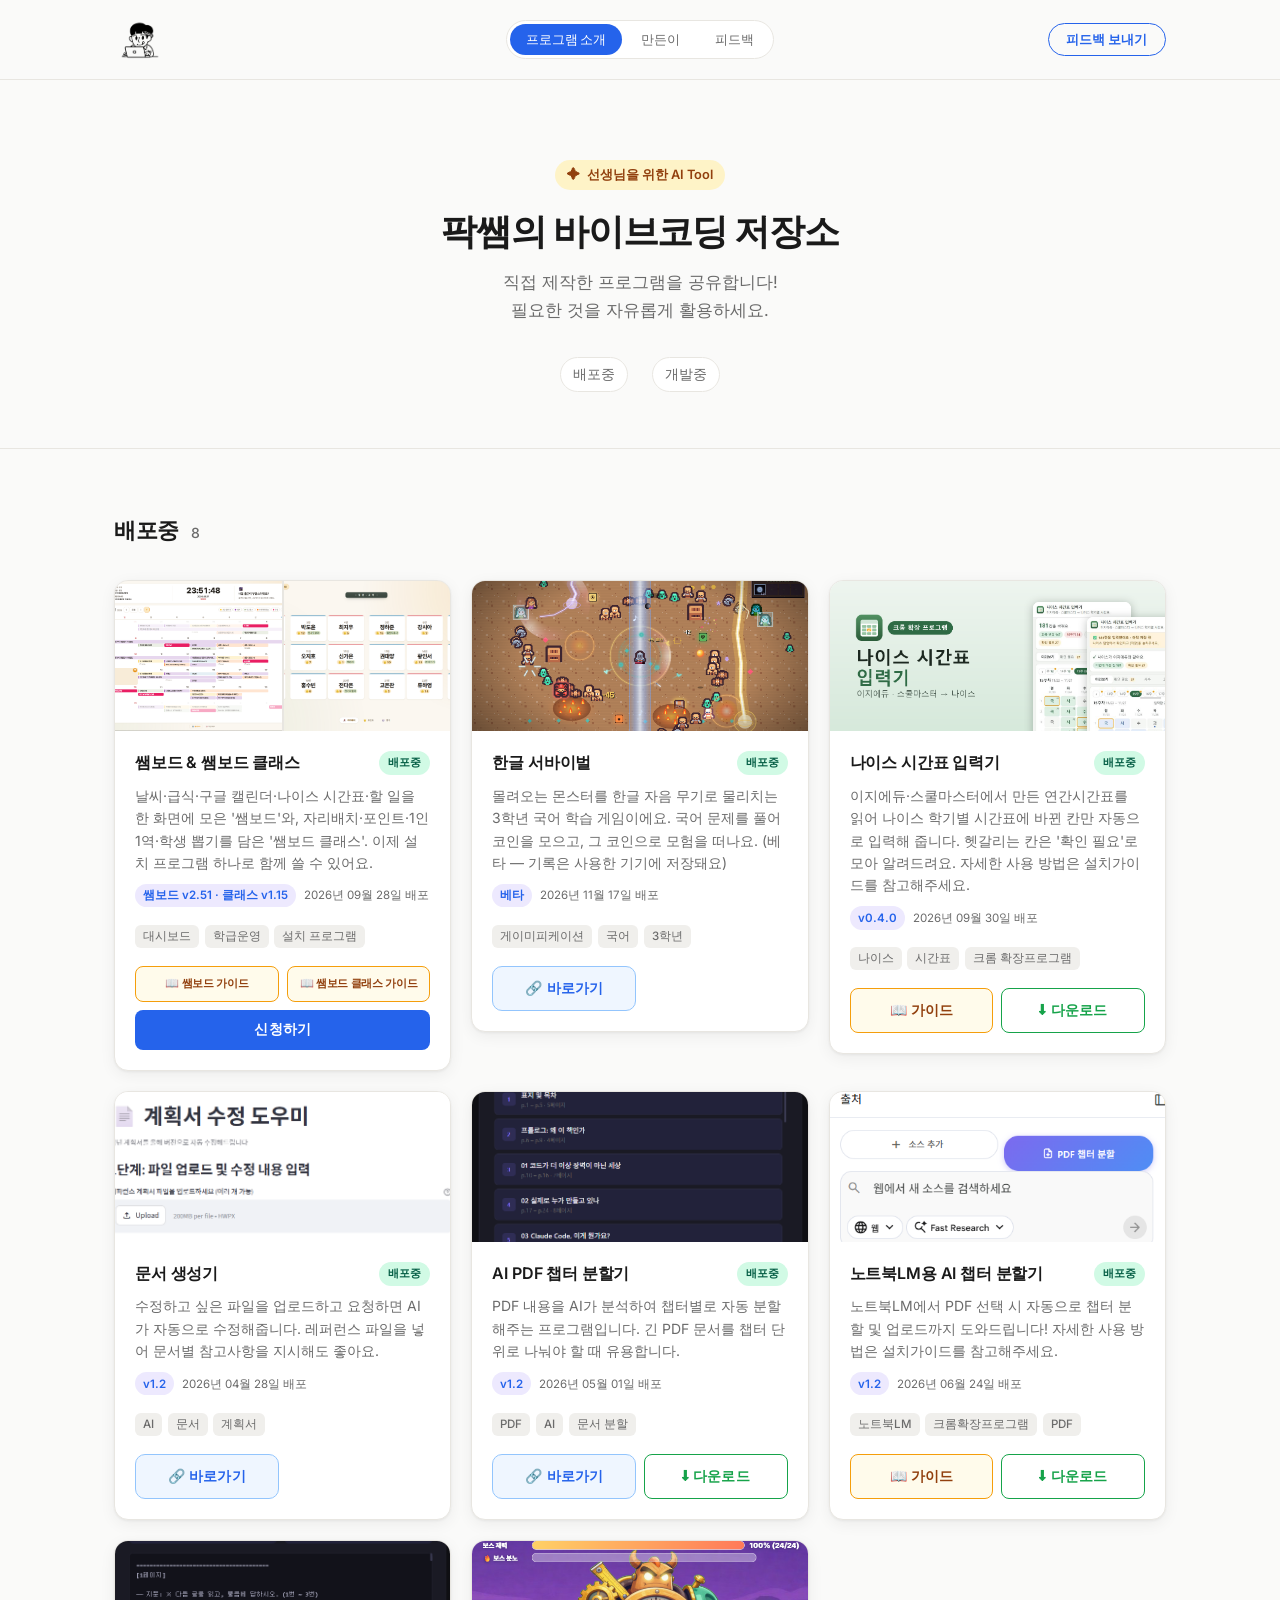
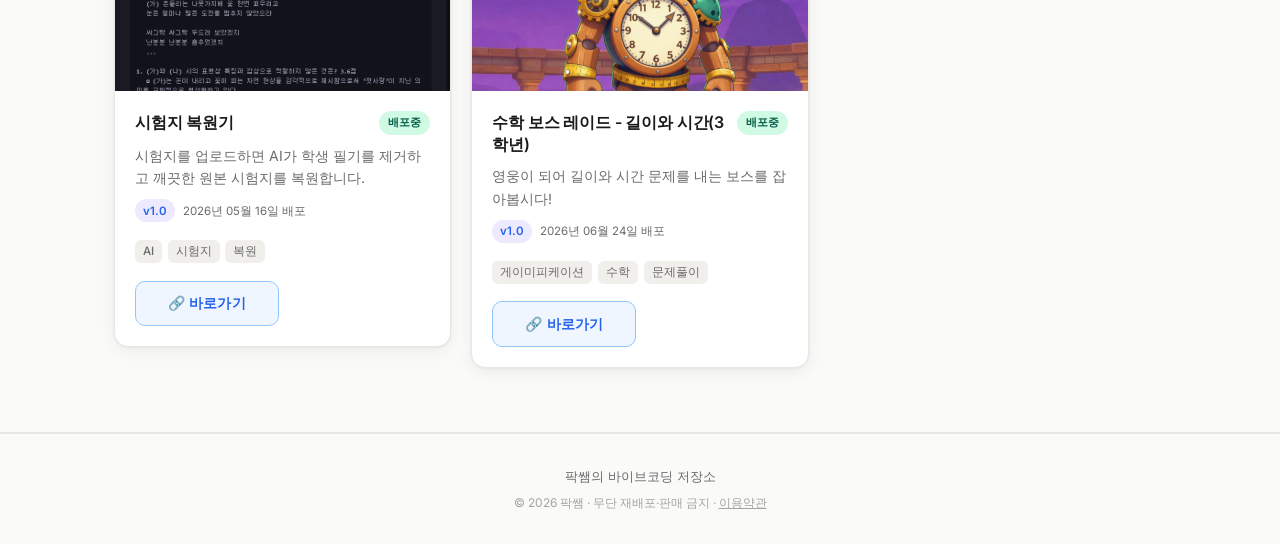
<file: index.html>
<!DOCTYPE html>
<html lang="ko">
<head>
  <meta charset="UTF-8" />
  <meta name="viewport" content="width=device-width, initial-scale=1.0" />
  <title>팍쌤의 바이브코딩 저장소</title>
  <meta name="description" content="팍쌤이 교사를 위해 AI(바이브코딩)로 직접 만든 유용한 프로그램 모음입니다. 필요한 프로그램을 신청하거나 새로운 아이디어를 제안해 주세요." />
  <meta name="author" content="팍쌤" />
  <meta name="copyright" content="© 2026 팍쌤 (ppaksaem-vibecoding.pages.dev) — 무단 재배포·판매 금지" />
  <meta name="keywords" content="팍쌤, 바이브코딩, 교사 프로그램, AI 교육 도구, 쌤대시보드" />
  <link rel="canonical" href="https://ppaksaem-vibecoding.pages.dev/" />
  <meta name="google-site-verification" content="E9wYxADtY8CiKVPXD2aaT1xe7cRBW_2jAFpQaoLOEdY" />

  <!-- Open Graph -->
  <meta property="og:type"        content="website" />
  <meta property="og:site_name"   content="팍쌤의 바이브코딩 저장소" />
  <meta property="og:title"       content="팍쌤의 바이브코딩 저장소" />
  <meta property="og:description" content="팍쌤이 교사를 위해 AI(바이브코딩)로 직접 만든 유용한 프로그램 모음입니다." />
  <meta property="og:image"       content="https://ppaksaem-vibecoding.pages.dev/썸네일.png" />
  <meta property="og:url"         content="https://ppaksaem-vibecoding.pages.dev/" />
  <meta property="og:locale"      content="ko_KR" />
  <meta name="twitter:card"       content="summary_large_image" />

  <!-- 구조화 데이터: 검색엔진이 '팍쌤'을 브랜드/사람으로 인식하도록 -->
  <script type="application/ld+json">
  {
    "@context": "https://schema.org",
    "@graph": [
      {
        "@type": "WebSite",
        "@id": "https://ppaksaem-vibecoding.pages.dev/#website",
        "name": "팍쌤의 바이브코딩 저장소",
        "alternateName": "팍쌤",
        "url": "https://ppaksaem-vibecoding.pages.dev/",
        "inLanguage": "ko-KR",
        "description": "팍쌤이 교사를 위해 AI(바이브코딩)로 직접 만든 유용한 프로그램 모음",
        "author": { "@id": "https://ppaksaem-vibecoding.pages.dev/#ppaksaem" }
      },
      {
        "@type": "Person",
        "@id": "https://ppaksaem-vibecoding.pages.dev/#ppaksaem",
        "name": "팍쌤",
        "jobTitle": "초등교사",
        "description": "바이브코딩으로 선생님 업무 자동화 도구를 만드는 디지털 크리에이터",
        "url": "https://ppaksaem-vibecoding.pages.dev/",
        "knowsAbout": ["바이브코딩", "AI 교육 도구", "교사 업무 자동화"]
      }
    ]
  }
  </script>
  <link rel="preconnect" href="https://fonts.googleapis.com" />
  <link rel="preconnect" href="https://fonts.gstatic.com" crossorigin />
  <link href="https://fonts.googleapis.com/css2?family=Inter:wght@400;500;600;700&display=swap" rel="stylesheet" />
  <link rel="stylesheet" href="/css/style.css" />
</head>
<body>

  <!-- ══════════════ TOP NAV ══════════════ -->
  <nav class="top-nav" aria-label="메인 내비게이션">
    <div class="container">

      <!-- 로고 -->
      <a href="/" class="nav-logo">
        <img src="/images/팍쌤의바이브코딩저장소로고(투명).png" alt="팍쌤의 바이브코딩 저장소" />
      </a>

      <!-- 페이지 탭 -->
      <ul class="nav-pages" role="list">
        <li>
          <button class="nav-page-btn is-active" data-page="page-programs" type="button">
            프로그램 소개
          </button>
        </li>
        <li>
          <button class="nav-page-btn" data-page="page-about" type="button">
            만든이
          </button>
        </li>
        <li>
          <button class="nav-page-btn" data-page="page-feedback" type="button">
            피드백
          </button>
        </li>
      </ul>

      <!-- CTA -->
      <div class="nav-cta-wrap">
        <button class="nav-cta" type="button" onclick="switchPage('page-feedback')">
          피드백 보내기
        </button>
      </div>

    </div>
  </nav>

  <!-- ══════════════ PAGE 1 — 프로그램 소개 ══════════════ -->
  <div class="page-view is-active" id="page-programs">

    <header class="site-header">
      <div class="container">
        <div class="header-badge">
          <span>✦</span> 선생님을 위한 AI Tool
        </div>
        <h1 class="site-title">팍쌤의 바이브코딩 저장소</h1>
        <p class="site-subtitle">
          직접 제작한 프로그램을 공유합니다!<br>
          필요한 것을 자유롭게 활용하세요.     </p>
        <nav class="section-nav" aria-label="섹션 이동">
          <a href="#completed">배포중</a>
          <a href="#in-development">개발중</a>
        </nav>
      </div>
    </header>

    <main>
      <!-- 배포중 -->
      <section class="programs-section" id="completed">
        <div class="container">
          <div class="section-header">
            <h2 class="section-title">배포중</h2>
            <span class="section-count" id="completed-count"></span>
          </div>
          <div class="card-grid" id="completed-grid"></div>
        </div>
      </section>

      <!-- 개발중 -->
      <section class="programs-section" id="in-development">
        <div class="container">
          <div class="section-header">
            <h2 class="section-title">개발 중인 프로그램</h2>
            <span class="section-count" id="in-dev-count"></span>
          </div>
          <div class="card-grid" id="in-development-grid"></div>
        </div>
      </section>
    </main>

    <footer class="site-footer">
      <div class="container">
        <p>팍쌤의 바이브코딩 저장소</p>
        <p style="font-size:12px;opacity:.6;margin-top:6px;">© 2026 팍쌤 · 무단 재배포·판매 금지 · <a href="/terms.html" style="color:inherit;">이용약관</a></p>
      </div>
    </footer>

  </div>

  <!-- ══════════════ PAGE 2 — 만든이 ══════════════ -->
  <div class="page-view" id="page-about">
    <div class="about-page">
      <div class="container">
        <div class="about-inner">

          <!-- 사진 -->
          <div class="about-photo-col animate-in">
            <img src="/images/팍쌤의바이브코딩저장소로고(흰배경).png" alt="팍쌤 프로필 사진" class="about-photo" />
            <div>
              <div class="about-name">팍쌤</div>
              <div class="about-role">교사 · 디지털 크리에이터</div>
            </div>
          </div>

          <!-- 바이오 -->
          <div class="about-bio">
            <div class="about-label animate-in">About</div>
            <h2 class="about-headline animate-in">
              선생님의 하루를<br>더 가볍게 만드는<br>AI 도구를 만듭니다.
            </h2>
            <p class="about-desc animate-in">
              안녕하세요, 팍쌤입니다.<br>
              초등교사로 일하며 매일 반복되는 업무를 줄이기 위해 직접 프로그램을 개발하고 있습니다.<br>
              시작한 지 얼마 되지 않았지만,<br>
              바이브코딩으로 선생님들께 도움이 되는 프로그램을 만들고 있어요.
            </p>

            <div class="about-highlights animate-in">
              <div class="highlight-item">
                <div class="highlight-icon">🏫</div>
                <div class="highlight-label">직업</div>
                <div class="highlight-value">초등교사</div>
              </div>
              <div class="highlight-item">
                <div class="highlight-icon">🤖</div>
                <div class="highlight-label">활동</div>
                <div class="highlight-value">디지털 교육 활성화 지원단</div>
              </div>
              <div class="highlight-item">
                <div class="highlight-icon">🛠️</div>
                <div class="highlight-label">제작 도구</div>
                <div class="highlight-value">Claude Code</div>
              </div>
              <div class="highlight-item">
                <div class="highlight-icon">🎯</div>
                <div class="highlight-label">목표</div>
                <div class="highlight-value">선생님 업무 자동화</div>
              </div>
            </div>

            <div class="about-divider animate-in"></div>

            <blockquote class="about-quote animate-in">
              "바이브코딩에 관심있는 선생님은 연락주세요!"
            </blockquote>

            <button class="about-cta animate-in" type="button"
                    onclick="switchPage('page-feedback')">
              피드백 · 프로그램 신청 →
            </button>
          </div>

        </div>
      </div>
    </div>

    <footer class="site-footer">
      <div class="container"><p>팍쌤의 바이브코딩 저장소</p><p style="font-size:12px;opacity:.6;margin-top:6px;">© 2026 팍쌤 · 무단 재배포·판매 금지 · <a href="/terms.html" style="color:inherit;">이용약관</a></p></div>
    </footer>
  </div>

  <!-- ══════════════ PAGE 3 — 피드백 ══════════════ -->
  <div class="page-view" id="page-feedback">
    <div class="feedback-page">
      <div class="container">
        <div class="feedback-header animate-in">
          <div class="about-label">Feedback</div>
          <h2 class="feedback-title">아이디어가 있으신가요?</h2>
          <p class="feedback-desc">
            원하는 프로그램이 없으신가요?<br>
            아이디어를 남겨주시면 검토 후 개발하겠습니다.
          </p>
        </div>
        <div class="feedback-box animate-in">
          <div id="feature-request-form">
            <!-- JS injects iframe here -->
          </div>
        </div>
      </div>
    </div>

    <footer class="site-footer">
      <div class="container"><p>팍쌤의 바이브코딩 저장소</p><p style="font-size:12px;opacity:.6;margin-top:6px;">© 2026 팍쌤 · 무단 재배포·판매 금지 · <a href="/terms.html" style="color:inherit;">이용약관</a></p></div>
    </footer>
  </div>

  <!-- MODAL -->
  <div class="modal-overlay" id="modal-overlay"
       aria-hidden="true" role="dialog" aria-modal="true" aria-labelledby="modal-title">
    <div class="modal">
      <button class="modal-close" id="modal-close" aria-label="닫기" type="button">✕</button>
      <h3 class="modal-title" id="modal-title"></h3>
      <div class="modal-body">
        <iframe id="modal-iframe" src="" width="100%" height="530"
          frameborder="0" marginheight="0" marginwidth="0" title="프로그램 신청 폼">
          로딩 중...
        </iframe>
      </div>
    </div>
  </div>

  <!-- MOBILE BOTTOM TAB BAR -->
  <div class="mobile-nav-tabs" role="tablist">
    <button class="mobile-nav-btn is-active" data-page="page-programs" type="button">
      <span class="tab-icon">🗂️</span>프로그램
    </button>
    <button class="mobile-nav-btn" data-page="page-about" type="button">
      <span class="tab-icon">👤</span>만든이
    </button>
    <button class="mobile-nav-btn" data-page="page-feedback" type="button">
      <span class="tab-icon">💬</span>피드백
    </button>
  </div>

  <script src="/js/main.js"></script>
  <script src="https://identity.netlify.com/v1/netlify-identity-widget.js"></script>
  <script>
    if (window.netlifyIdentity) {
      window.netlifyIdentity.on('init', function(user) {
        if (!user) {
          window.netlifyIdentity.on('login', function() {
            document.location.href = '/admin/';
          });
        }
      });
    }
  </script>
</body>
</html>
</file>
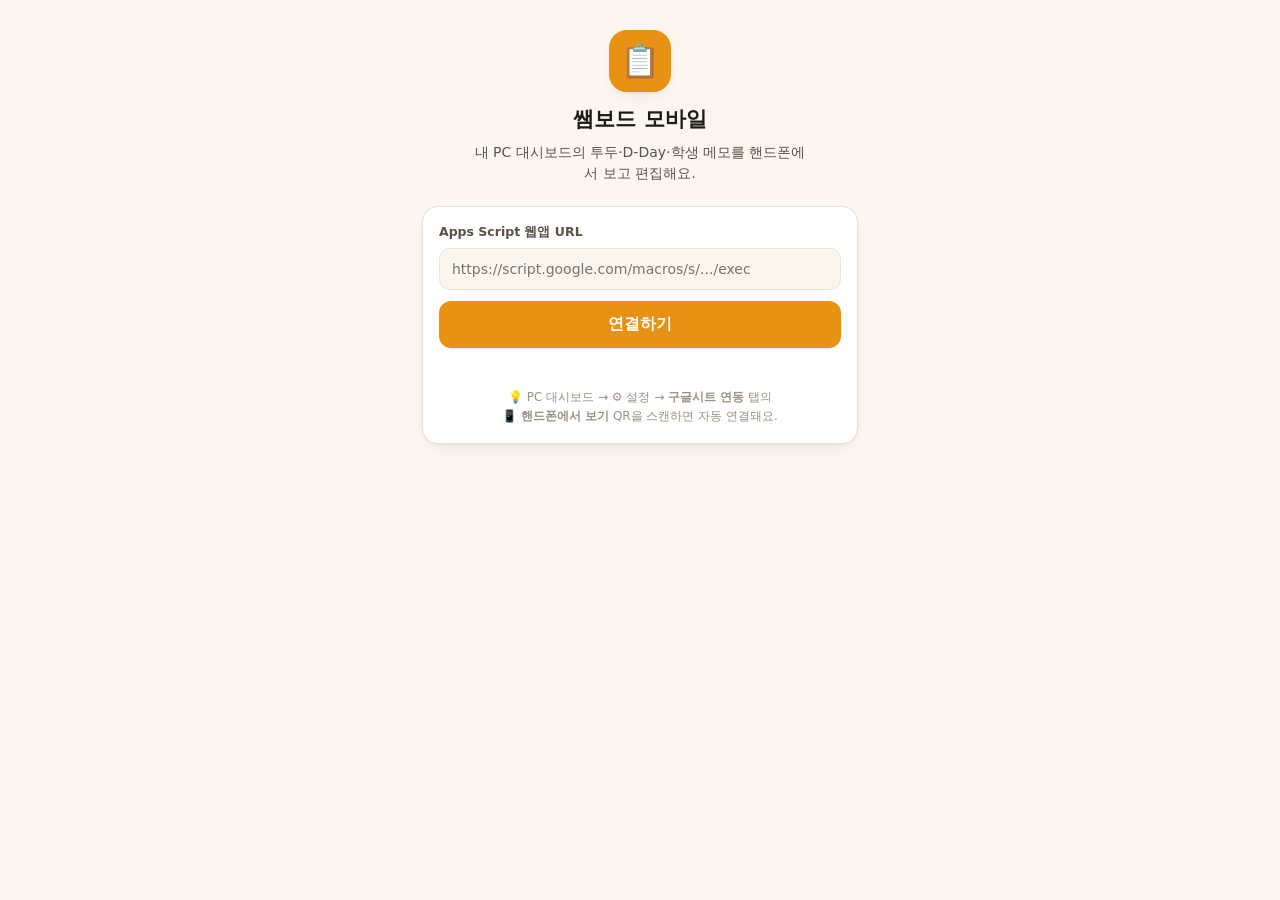
<file: m/index.html>
<!DOCTYPE html>
<!--
  ============================================================
  © 2026 팍쌤  ·  ppaksaem-vibecoding.pages.dev
  "팍쌤의 바이브코딩 저장소" — 교사를 위한 도구

  이 프로그램의 저작권은 팍쌤에게 있습니다.
  · 동료 교사의 교육 목적 사용은 자유입니다.
  · 무단 재배포·판매·출처 삭제·본인 창작물처럼 사용하는 것은 금지합니다.
  · 이용약관: https://ppaksaem-vibecoding.pages.dev/terms.html
  ============================================================
-->
<!-- 쌤보드 모바일 미니 대시보드 ver1.1 (PC 대시보드 v2.4 연동) — 투두/D-Day/학생메모 양방향 (시간표 카드 제거).
     데이터: 각 교사의 Apps Script URL(?u=). Apps Script 무수정 (loadSettings/roster/read GET + saveSettings/누가기록 POST). -->
<html lang="ko">
<head>
<meta charset="UTF-8">
<meta name="viewport" content="width=device-width, initial-scale=1.0, viewport-fit=cover, maximum-scale=1.0">
<meta name="theme-color" content="#E89215">
<meta name="apple-mobile-web-app-capable" content="yes">
<meta name="mobile-web-app-capable" content="yes">
<meta name="apple-mobile-web-app-status-bar-style" content="default">
<meta name="apple-mobile-web-app-title" content="쌤보드">
<title>쌤보드 모바일</title>
<link rel="icon" href="data:image/svg+xml,%3Csvg xmlns='http://www.w3.org/2000/svg' viewBox='0 0 100 100'%3E%3Crect width='100' height='100' rx='22' fill='%23E89215'/%3E%3Ctext x='50' y='68' font-size='56' text-anchor='middle' fill='white' font-family='sans-serif'%3E%F0%9F%93%8B%3C/text%3E%3C/svg%3E">
<link rel="apple-touch-icon" href="data:image/svg+xml,%3Csvg xmlns='http://www.w3.org/2000/svg' viewBox='0 0 100 100'%3E%3Crect width='100' height='100' fill='%23E89215'/%3E%3Ctext x='50' y='70' font-size='58' text-anchor='middle' fill='white' font-family='sans-serif'%3E%F0%9F%93%8B%3C/text%3E%3C/svg%3E">
<style>
  :root{
    --bg:#FBF7F0; --card:#FFFFFF; --card-soft:#FAF6EE; --border:#ECE3D2; --border-strong:#DCD0B8;
    --text:#1F1B16; --text-soft:#5B5247; --text-mute:#9C9183;
    --accent:#E89215; --accent-ink:#7A4E08; --accent-soft:#FCE8C0;
    --sage:#8FA771; --sage-soft:#E2EAD0; --sage-ink:#4A5D33;
    --rose:#E47A82; --rose-soft:#FAD9DC; --rose-ink:#82323A;
    --sky:#6FA9C8; --sky-soft:#D6E7F0; --sky-ink:#2E5C76;
    --lilac:#9F8DC0; --lilac-soft:#E5DEEF; --lilac-ink:#4F3E72;
    --urgent:#C84545; --urgent-soft:#F7D9D9;
    --field-focus:#ffffff;   /* 입력창 포커스 배경 (라이트=흰색, 다크=어두움) — 글자색은 var(--text)로 항상 대비 확보 */
    --r:16px; --r-sm:11px;
    --shadow:0 1px 3px rgba(40,30,15,.06), 0 8px 20px -10px rgba(40,30,15,.12);
    --font:'Pretendard','Apple SD Gothic Neo','Noto Sans KR',system-ui,-apple-system,sans-serif;
  }
  *{box-sizing:border-box; -webkit-tap-highlight-color:transparent;}
  html,body{margin:0;padding:0;}
  body{
    font-family:var(--font); background:var(--bg); color:var(--text);
    font-size:15px; line-height:1.5; -webkit-text-size-adjust:100%;
    padding-bottom:env(safe-area-inset-bottom);
    overscroll-behavior-y:contain;
  }
  button{font-family:inherit; cursor:pointer; border:none; background:none; color:inherit;}
  input{font-family:inherit; font-size:16px;} /* 16px → iOS 자동 줌 방지 */

  /* ── 헤더 ── */
  .topbar{
    position:sticky; top:0; z-index:20;
    background:color-mix(in srgb, var(--card) 92%, transparent);
    -webkit-backdrop-filter:saturate(1.4) blur(8px); backdrop-filter:saturate(1.4) blur(8px);
    border-bottom:1px solid var(--border);
    padding:calc(env(safe-area-inset-top) + 9px) 14px 9px;
    display:flex; align-items:center; gap:9px;
  }
  .topbar .logo{width:30px;height:30px;border-radius:9px;background:var(--accent);color:#fff;display:grid;place-items:center;font-size:16px;flex:0 0 auto;}
  .topbar .ttl{font-weight:800;font-size:15px;letter-spacing:-.01em;line-height:1.15;}
  .topbar .sub{font-size:10.5px;color:var(--text-mute);line-height:1.2;}
  .topbar .grow{flex:1;min-width:0;}
  .topbar .refresh{width:34px;height:34px;border-radius:10px;background:var(--card-soft);border:1px solid var(--border);display:grid;place-items:center;font-size:16px;flex:0 0 auto;}
  .topbar .refresh:active{background:var(--accent-soft);}
  .topbar .refresh.spin{animation:sp 1s linear infinite;}
  @keyframes sp{to{transform:rotate(360deg);}}

  .status{font-size:11px;color:var(--text-mute);text-align:center;padding:5px 12px 0;min-height:18px;transition:color .2s;}
  .status.ok{color:var(--sage-ink);} .status.err{color:var(--urgent);} .status.saving{color:var(--accent-ink);}

  .wrap{padding:10px 12px 40px; max-width:560px; margin:0 auto;}

  /* ── 카드 ── */
  .card{background:var(--card); border:1px solid var(--border); border-radius:var(--r); box-shadow:var(--shadow); padding:14px; margin-bottom:12px;}
  .card-h{display:flex;align-items:center;gap:7px;margin:0 0 10px;}
  .card-h .ic{font-size:17px;}
  .card-h h2{font-size:14.5px;font-weight:800;margin:0;letter-spacing:-.01em;}
  .card-h .meta{margin-left:auto;font-size:11.5px;color:var(--text-mute);font-weight:600;}

  /* ── 투두 ── */
  .todo{display:flex;align-items:flex-start;gap:10px;padding:9px 2px;border-bottom:1px solid var(--card-soft);}
  .todo:last-child{border-bottom:none;}
  .chk{width:23px;height:23px;border-radius:7px;border:2px solid var(--border-strong);flex:0 0 auto;margin-top:1px;display:grid;place-items:center;transition:.15s;}
  .chk.on{background:var(--accent);border-color:var(--accent);}
  .chk.on::after{content:'✓';color:#fff;font-size:14px;font-weight:800;}
  .todo .body{flex:1;min-width:0;}
  .todo .txt{font-size:14.5px;word-break:break-word;}
  .todo.done .txt{text-decoration:line-through;color:var(--text-mute);}
  .todo .tags{margin-top:3px;display:flex;gap:5px;flex-wrap:wrap;align-items:center;}
  .tag{font-size:10.5px;font-weight:700;padding:1px 7px;border-radius:999px;background:var(--accent-soft);color:var(--accent-ink);}
  .tag.urgent{background:var(--urgent-soft);color:var(--urgent);}
  .tag.sage{background:var(--sage-soft);color:var(--sage-ink);}
  .tag.accent{background:#FCE8C0;color:#7A4E08;}
  .tag.lilac{background:var(--lilac-soft);color:var(--lilac-ink);}
  .tag.due{background:var(--sky-soft);color:var(--sky-ink);}
  .del{width:28px;height:28px;border-radius:8px;flex:0 0 auto;color:var(--text-mute);font-size:15px;display:grid;place-items:center;}
  .del:active{background:var(--urgent-soft);color:var(--urgent);}

  /* ── D-Day ── */
  .dday{display:flex;align-items:center;gap:11px;padding:9px 2px;border-bottom:1px solid var(--card-soft);}
  .dday:last-child{border-bottom:none;}
  .dday .mk{width:42px;height:42px;border-radius:11px;background:var(--accent-soft);color:var(--accent-ink);display:grid;place-items:center;flex:0 0 auto;font-weight:800;font-size:16px;line-height:1;}
  .dday .mk .mm{font-size:9px;font-weight:700;opacity:.85;}
  .dday .info{flex:1;min-width:0;}
  .dday .nm{font-size:14px;font-weight:600;white-space:nowrap;overflow:hidden;text-overflow:ellipsis;}
  .dday .dt{font-size:11px;color:var(--text-mute);}
  .dday .cnt{font-size:14px;font-weight:800;color:var(--accent);flex:0 0 auto;}
  .dday .cnt.past{color:var(--text-mute);}

  /* ── 학생 메모 ── */
  .memo{display:flex;align-items:center;gap:8px;padding:6px 0;}
  .memo .no{width:26px;height:24px;border-radius:7px;background:var(--card-soft);border:1px solid var(--border);color:var(--text-soft);font-size:11.5px;font-weight:700;display:grid;place-items:center;flex:0 0 auto;}
  .memo.has .no{background:var(--accent);border-color:var(--accent);color:#fff;}
  .memo .nm{font-size:13px;font-weight:600;flex:0 0 auto;min-width:50px;max-width:74px;white-space:nowrap;overflow:hidden;text-overflow:ellipsis;}
  .memo .nm.m{color:var(--sky-ink);} .memo .nm.f{color:var(--rose-ink);}
  .memo input{flex:1;min-width:0;border:1px solid var(--border);border-radius:9px;padding:7px 9px;background:var(--card-soft);font-size:14px;color:var(--text);}
  .memo input:focus{outline:none;border-color:var(--accent);background:var(--field-focus);box-shadow:0 0 0 3px var(--accent-soft);}
  .memo-save-row{display:flex;align-items:center;gap:8px;margin-top:11px;padding-top:10px;border-top:1px solid var(--card-soft);}
  #memoSaveInfo{flex:1;min-width:0;font-size:11.5px;color:var(--accent-ink);font-weight:600;}
  .memo-save-btn{flex:0 0 auto;background:var(--card-soft);border:1px solid var(--border);color:var(--text-soft);font-weight:800;border-radius:10px;padding:9px 18px;font-size:14px;transition:.15s;}
  .memo-save-btn.dirty{background:var(--accent);border-color:var(--accent);color:#fff;}
  .memo-save-btn:active{opacity:.85;}
  .memo-save-btn:disabled{opacity:.6;}

  /* ── 시간표 ── */

  /* ── 추가 입력 행 ── */
  .addrow{display:flex;gap:7px;margin-top:11px;}
  .addrow input[type=text]{flex:1;min-width:0;border:1px solid var(--border);border-radius:10px;padding:10px 12px;background:var(--card-soft);}
  .addrow input[type=date]{border:1px solid var(--border);border-radius:10px;padding:9px 10px;background:var(--card-soft);color:var(--text);}
  .addrow input:focus{outline:none;border-color:var(--accent);background:var(--field-focus);box-shadow:0 0 0 3px var(--accent-soft);}
  .addrow .go{flex:0 0 auto;background:var(--accent);color:#fff;font-weight:800;border-radius:10px;padding:0 16px;font-size:15px;}
  .addrow .go:active{background:var(--accent-ink);}
  .tagpick{display:flex;gap:6px;margin-top:8px;flex-wrap:wrap;}
  .tagpick button{font-size:11.5px;font-weight:700;padding:5px 11px;border-radius:999px;background:var(--card-soft);border:1px solid var(--border);color:var(--text-soft);}
  .tagpick button.on{background:var(--accent-soft);border-color:var(--accent);color:var(--accent-ink);}

  .empty{text-align:center;color:var(--text-mute);font-size:13px;padding:18px 6px;line-height:1.6;}

  /* ── 연결 화면 ── */
  #connect{display:none;padding:calc(env(safe-area-inset-top) + 30px) 22px 40px;max-width:480px;margin:0 auto;}
  #connect.show{display:block;}
  #connect .hero{text-align:center;margin-bottom:22px;}
  #connect .hero .big{width:62px;height:62px;border-radius:18px;background:var(--accent);color:#fff;display:grid;place-items:center;font-size:32px;margin:0 auto 12px;box-shadow:var(--shadow);}
  #connect h1{font-size:21px;font-weight:800;margin:0 0 6px;}
  #connect p{color:var(--text-soft);font-size:14px;margin:0 auto;max-width:340px;}
  #connect .box{background:var(--card);border:1px solid var(--border);border-radius:var(--r);padding:16px;box-shadow:var(--shadow);}
  #connect label{font-size:12.5px;font-weight:700;color:var(--text-soft);display:block;margin-bottom:7px;}
  #connect input{width:100%;border:1px solid var(--border);border-radius:11px;padding:12px;background:var(--card-soft);font-size:14px;}
  #connect input:focus{outline:none;border-color:var(--accent);background:var(--field-focus);box-shadow:0 0 0 3px var(--accent-soft);}
  #connect .go{width:100%;margin-top:11px;background:var(--accent);color:#fff;font-weight:800;border-radius:12px;padding:13px;font-size:15.5px;}
  #connect .go:active{background:var(--accent-ink);}
  #connect .tip{font-size:12px;color:var(--text-mute);margin-top:14px;line-height:1.6;text-align:center;}
  #connectMsg{font-size:12.5px;color:var(--urgent);min-height:18px;margin-top:8px;text-align:center;}

  .footlink{text-align:center;margin-top:6px;}
  .footlink button{font-size:11.5px;color:var(--text-mute);text-decoration:underline;padding:6px;}

</style>
</head>
<body>

<!-- 연결 화면 (URL 없을 때) -->
<div id="connect">
  <div class="hero">
    <div class="big">📋</div>
    <h1>쌤보드 모바일</h1>
    <p>내 PC 대시보드의 투두·D-Day·학생 메모를 핸드폰에서 보고 편집해요.</p>
  </div>
  <div class="box">
    <label for="urlInput">Apps Script 웹앱 URL</label>
    <input id="urlInput" type="url" inputmode="url" autocomplete="off" autocapitalize="off" spellcheck="false"
           placeholder="https://script.google.com/macros/s/.../exec"/>
    <button class="go" onclick="connectManual()">연결하기</button>
    <div id="connectMsg"></div>
    <div class="tip">💡 PC 대시보드 → ⚙️ 설정 → <b>구글시트 연동</b> 탭의<br>📱 <b>핸드폰에서 보기</b> QR을 스캔하면 자동 연결돼요.</div>
  </div>
</div>

<!-- 메인 앱 -->
<div id="app" style="display:none;">
  <div class="topbar">
    <div class="logo">📋</div>
    <div class="grow">
      <div class="ttl" id="appTitle">쌤보드</div>
      <div class="sub" id="appSub">오늘</div>
    </div>
    <button class="refresh" id="refreshBtn" onclick="manualRefresh()" aria-label="새로고침">↻</button>
  </div>
  <div class="status" id="status"></div>
  <div class="wrap">

    <!-- 투두 -->
    <div class="card">
      <div class="card-h"><span class="ic">✅</span><h2>할 일</h2><span class="meta" id="todoMeta"></span></div>
      <div id="todoList"></div>
      <div class="tagpick" id="tagPick">
        <button data-tag="" class="on" onclick="pickTag('')">없음</button>
        <button data-tag="긴급" onclick="pickTag('긴급')">긴급</button>
        <button data-tag="학급" onclick="pickTag('학급')">학급</button>
        <button data-tag="업무" onclick="pickTag('업무')">업무</button>
        <button data-tag="개인" onclick="pickTag('개인')">개인</button>
      </div>
      <div class="addrow">
        <input type="text" id="todoInput" placeholder="할 일 추가..." enterkeyhint="done" onkeydown="if(event.key==='Enter')addTodo()"/>
        <button class="go" onclick="addTodo()">추가</button>
      </div>
    </div>

    <!-- D-Day -->
    <div class="card">
      <div class="card-h"><span class="ic">📌</span><h2>D-Day</h2><span class="meta" id="ddayMeta"></span></div>
      <div id="ddayList"></div>
      <div class="addrow">
        <input type="text" id="ddayName" placeholder="이름 (예: 현장학습)" style="flex:1.3;"/>
        <input type="date" id="ddayDate"/>
      </div>
      <div class="addrow" style="margin-top:7px;">
        <button class="go" style="flex:1;padding:10px;" onclick="addDday()">D-Day 추가</button>
      </div>
    </div>

    <!-- 학생 메모 -->
    <div class="card">
      <div class="card-h"><span class="ic">📝</span><h2 id="memoTitle">학생 메모</h2><span class="meta" id="memoMeta"></span></div>
      <div id="memoList"></div>
      <div class="memo-save-row" id="memoSaveRow" style="display:none;">
        <span id="memoSaveInfo"></span>
        <button class="memo-save-btn" id="memoSaveBtn" onclick="saveMemos()">💾 메모 저장</button>
      </div>
    </div>


    <div class="footlink"><button onclick="disconnect()">다른 시트에 연결 / 연결 끊기</button></div>
  </div>
</div>

<script>
(function(){
'use strict';
// ============================================================
//  쌤보드 모바일 — PC 대시보드 v2.4 데이터 모델 그대로 사용
//  Apps Script 무수정: GET loadSettings/roster/read · POST saveSettings/누가기록
// ============================================================
const STORAGE_KEY = 'sbm_url';
const DAY_KO = ['일','월','화','수','목','금','토'];
const MONTH_ABBR = ['JAN','FEB','MAR','APR','MAY','JUN','JUL','AUG','SEP','OCT','NOV','DEC']; // PC 대시보드와 동일 표기
const DAY_TO_IDX = {'일':0,'월':1,'화':2,'수':3,'목':4,'금':5,'토':6};
const TAG_TONE = {'긴급':'urgent','학급':'sage','업무':'accent','개인':'lilac'};
const POLL_MS = 30000;

const qs = (s)=>document.querySelector(s);
function esc(s){ return String(s==null?'':s).replace(/[&<>"']/g,c=>({'&':'&amp;','<':'&lt;','>':'&gt;','"':'&quot;',"'":'&#39;'}[c])); }

// ── URL 파싱 (?s= 스크립트ID 또는 ?u= 전체URL) + localStorage 자가복구 ──
function parseUrlParam(){
  // ?s= : 표준 exec URL을 스크립트 ID만으로 전달 (QR 짧게). 여기서 전체 URL로 복원.
  const ms = location.search.match(/[?&]s=([^&]*)/);
  if(ms && ms[1]) return 'https://script.google.com/macros/s/' + decodeURIComponent(ms[1]) + '/exec';
  // ?u= : 전체 URL (비표준 URL 호환)
  const mu = location.search.match(/[?&]u=([^&]*)/);
  return mu ? decodeURIComponent(mu[1]) : null;
}
const IS_MOCK = /[?&]mock=1/.test(location.search);
let API_URL = '';

// ── 상태 ──
const state = {
  settings:{}, todos:[], ddays:[],
  myGrade:'', myClass:'', schoolName:'',
  roster:{}, rosterReady:false,
  memoSheet:{}, memoLocal:{},          // no→content
  todosTs:0, ddaysTs:0,
  dirtyTodos:false, dirtyDdays:false,
  selTag:'', saving:false, _saveTimer:null, memoDirty:{},
};

// ── API ──
function apiGet(action, params){
  const sep = API_URL.includes('?') ? '&' : '?';
  let u = API_URL + sep + 'action=' + encodeURIComponent(action);
  if(params) for(const k in params){ if(params[k]!==undefined && params[k]!=='') u += '&' + k + '=' + encodeURIComponent(params[k]); }
  // 파싱 실패(네트워크 끊김·Apps Script 에러HTML·할당량 등)는 null로 — 빈{}로 두면 호출부가 '정상 빈 응답'으로 오해해 학년/명렬표/메모를 지워버림.
  return fetch(u, {cache:'no-store'}).then(r=>r.text()).then(t=>{ try{return JSON.parse(t);}catch(e){return null;} });
}
function apiPost(body){
  return fetch(API_URL, { method:'POST', headers:{'Content-Type':'text/plain'}, body:JSON.stringify(body) })
    .then(r=>r.text()).then(t=>{ try{return JSON.parse(t);}catch(e){return {};} });
}

// ── 상태표시 ──
let _statusTimer=null;
function setStatus(msg, cls){
  const el=qs('#status'); if(!el) return;
  el.textContent=msg||''; el.className='status'+(cls?' '+cls:'');
  clearTimeout(_statusTimer);
  if(msg && cls!=='saving') _statusTimer=setTimeout(()=>{ el.textContent=''; el.className='status'; }, 2600);
}

// ── 날짜(서울) ──
function seoulNow(){ try{ return new Date(new Date().toLocaleString('en-US',{timeZone:'Asia/Seoul'})); }catch(e){ return new Date(); } }
function gradeKey(){ const g=String(state.myGrade||'').trim(); return g ? (/\d+$/.test(g)&&!/학년$/.test(g) ? g+'학년' : g) : ''; }

// ============================================================
//  렌더
// ============================================================
function render(){ renderTodos(); renderDdays(); renderMemos(); renderHeader(); }

function renderHeader(){
  qs('#appTitle').textContent = state.schoolName || '쌤보드';
  const n=seoulNow();
  qs('#appSub').textContent = `${n.getMonth()+1}.${n.getDate()}.(${DAY_KO[n.getDay()]}) · 핸드폰 보기`;
}

function renderTodos(){
  const el=qs('#todoList'); const t=state.todos||[];
  const done=t.filter(x=>x.done).length;
  qs('#todoMeta').textContent = t.length ? `${done}/${t.length}` : '';
  if(!t.length){ el.innerHTML='<div class="empty">할 일이 없어요 🎉</div>'; return; }
  el.innerHTML = t.map((x,i)=>{
    const tone = x.tagTone || TAG_TONE[x.tag] || '';
    const tag = x.tag ? `<span class="tag ${esc(tone)}">${esc(x.tag)}</span>` : '';
    const due = x.due ? `<span class="tag due">${esc(x.due)}</span>` : '';
    const tags = (x.tag||x.due) ? `<div class="tags">${tag}${due}</div>` : '';
    return `<div class="todo${x.done?' done':''}">
      <div class="chk${x.done?' on':''}" onclick="toggleTodo(${i})" role="checkbox" aria-checked="${x.done?'true':'false'}"></div>
      <div class="body"><div class="txt">${esc(x.text)}</div>${tags}</div>
      <button class="del" onclick="delTodo(${i})" aria-label="삭제">✕</button>
    </div>`;
  }).join('');
}

function renderDdays(){
  const el=qs('#ddayList'); const list=(state.ddays||[]).slice();
  qs('#ddayMeta').textContent = list.length ? `${list.length}개` : '';
  if(!list.length){ el.innerHTML='<div class="empty">D-Day가 없어요</div>'; return; }
  const today=seoulNow(); today.setHours(0,0,0,0);
  // 원본 인덱스 보존하며 날짜순 정렬
  const idx=list.map((d,i)=>i).sort((a,b)=> new Date(list[a].date)-new Date(list[b].date));
  el.innerHTML = idx.map(i=>{
    const it=list[i]; const t=new Date(it.date); t.setHours(0,0,0,0);
    const diff=Math.ceil((t-today)/86400000);
    const cnt = diff===0?'D-Day':diff>0?`D-${diff}`:`D+${Math.abs(diff)}`;
    const dd=String(t.getDate()).padStart(2,'0'); const mm=MONTH_ABBR[t.getMonth()];
    const ds=`${t.getFullYear()}.${String(t.getMonth()+1).padStart(2,'0')}.${dd}`;
    return `<div class="dday">
      <div class="mk">${dd}<span class="mm">${mm}</span></div>
      <div class="info"><div class="nm">${esc(it.name)}</div><div class="dt">${ds}</div></div>
      <div class="cnt ${diff<0?'past':''}">${cnt}</div>
      <button class="del" onclick="delDday(${i})" aria-label="삭제">✕</button>
    </div>`;
  }).join('');
}

function renderMemos(){
  const el=qs('#memoList'); const gk=gradeKey();
  const _sr=qs('#memoSaveRow'); if(_sr) _sr.style.display='none';   // 학생 목록 있을 때만 저장줄 표시
  qs('#memoTitle').textContent = '학생 메모' + (gk ? ` · ${state.myClass?gk+' '+state.myClass+'반':gk}` : '');
  if(!gk){ el.innerHTML='<div class="empty">PC 설정 → 학교 정보에서<br>\'내 학년\'을 먼저 지정해주세요</div>'; qs('#memoMeta').textContent=''; return; }
  if(!state.rosterReady){ el.innerHTML='<div class="empty">📡 명렬표 불러오는 중...</div>'; return; }
  let students=(state.roster[gk]||[]).slice();
  if(state.myClass) students=students.filter(s=>!s.cls || String(s.cls)===String(state.myClass));
  if(!students.length){ el.innerHTML='<div class="empty">학생 명단이 없어요<br><small>구글시트 \'학생 명렬표\' 탭 확인</small></div>'; qs('#memoMeta').textContent=''; return; }
  students.sort((a,b)=>Number(a.no)-Number(b.no));
  const val=(no)=> (no in state.memoLocal) ? state.memoLocal[no] : (state.memoSheet[no]||'');
  let filled=0; students.forEach(s=>{ if(String(val(String(s.no))).trim()) filled++; });
  qs('#memoMeta').textContent = `${filled}/${students.length}명`;
  el.innerHTML = students.map(s=>{
    const no=String(s.no); const v=val(no); const has=String(v).trim().length>0;
    const nc = s.gender==='남'?'nm m':s.gender==='여'?'nm f':'nm';
    return `<div class="memo${has?' has':''}">
      <span class="no">${esc(no.padStart(2,'0'))}</span>
      <span class="${nc}">${esc(s.name)}</span>
      <input type="text" value="${esc(v)}" placeholder="오늘 기록..." enterkeyhint="done"
             data-no="${esc(no)}" oninput="onMemoInput(this)"/>
    </div>`;
  }).join('');
  if(_sr) _sr.style.display='flex';
  updateMemoSaveUI();
}


// ============================================================
//  편집 — 투두 / D-Day  (설정 블롭 + 타임스탬프)
// ============================================================
window.pickTag = function(tag){ state.selTag=tag; document.querySelectorAll('#tagPick button').forEach(b=>b.classList.toggle('on', b.getAttribute('data-tag')===tag)); };

window.addTodo = function(){
  const inp=qs('#todoInput'); const txt=(inp.value||'').trim(); if(!txt) return;
  const item={text:txt,done:false};
  if(state.selTag){ item.tag=state.selTag; item.tagTone=TAG_TONE[state.selTag]||''; }
  state.todos.push(item); inp.value=''; pickTag('');
  state.todosTs=Date.now(); state.dirtyTodos=true;
  renderTodos(); scheduleSave();
};
window.toggleTodo = function(i){ if(!state.todos[i]) return; state.todos[i].done=!state.todos[i].done; state.todosTs=Date.now(); state.dirtyTodos=true; renderTodos(); scheduleSave(); };
window.delTodo = function(i){ if(!state.todos[i]) return; state.todos.splice(i,1); state.todosTs=Date.now(); state.dirtyTodos=true; renderTodos(); scheduleSave(); };

window.addDday = function(){
  const nm=(qs('#ddayName').value||'').trim(); const dt=(qs('#ddayDate').value||'').trim();
  if(!nm){ setStatus('이름을 입력하세요','err'); return; }
  if(!/^\d{4}-\d{2}-\d{2}$/.test(dt)){ setStatus('날짜를 선택하세요','err'); return; }
  state.ddays.push({name:nm,date:dt}); qs('#ddayName').value=''; qs('#ddayDate').value='';
  state.ddaysTs=Date.now(); state.dirtyDdays=true;
  renderDdays(); scheduleSave();
};
window.delDday = function(i){ if(!state.ddays[i]) return; state.ddays.splice(i,1); state.ddaysTs=Date.now(); state.dirtyDdays=true; renderDdays(); scheduleSave(); };

function scheduleSave(){ clearTimeout(state._saveTimer); state._saveTimer=setTimeout(saveBlob, 700); }

// 저장 직전 시트 전체를 새로 받아 dirty 섹션만 덮어쓰고 나머진 최신값 보존 → 다른 키/섹션 클로버 방지
async function saveBlob(){
  if(IS_MOCK){ setStatus('✅ (mock) 저장 안 함','ok'); state.dirtyTodos=state.dirtyDdays=false; return; }
  if(state.saving){ scheduleSave(); return; }     // 진행 중이면 잠시 후 재시도
  state.saving=true; setStatus('저장 중...','saving');
  try{
    let blob = await apiGet('loadSettings');
    if(!blob || typeof blob!=='object' || Array.isArray(blob) || !('myGrade' in blob)){
      // 현재 시트 설정을 못 읽은 채 저장하면 saveSettings가 전체 재작성하며 schoolName·myGrade·시간표·liteData 등이 통째 삭제됨. → 보류 후 재시도.
      setStatus('저장 지연 — 잠시 후 자동 재시도','saving'); scheduleSave(); return;
    }
    if(state.dirtyTodos){ blob.todos=state.todos; blob.todosUpdatedAt=state.todosTs; }
    else { if(Array.isArray(blob.todos)){ state.todos=blob.todos; } state.todosTs=Number(blob.todosUpdatedAt||state.todosTs||0); }
    if(state.dirtyDdays){ blob.ddays=state.ddays; blob.ddaysUpdatedAt=state.ddaysTs; }
    else { if(Array.isArray(blob.ddays)){ state.ddays=blob.ddays; } state.ddaysTs=Number(blob.ddaysUpdatedAt||state.ddaysTs||0); }
    const res = await apiPost({action:'saveSettings', settings:blob});
    state.settings=blob;
    state.dirtyTodos=false; state.dirtyDdays=false;
    renderTodos(); renderDdays();
    setStatus(res&&res.ok?'✅ 저장됨':'⚠️ 저장 실패','ok');
  }catch(e){ setStatus('⚠️ 저장 실패 — 잠시 후 다시','err'); }
  finally{ state.saving=false; }
}

// ============================================================
//  편집 — 학생 메모 (누가기록 upsert, 학생 행 단위)
// ============================================================
// 입력은 로컬에만 모아두고(저장 안 함), '💾 메모 저장' 버튼 누를 때 한 번에 저장 (PC와 동일한 수동 저장 모델)
window.onMemoInput = function(input){
  const no=String(input.dataset.no); const val=input.value;
  state.memoLocal[no]=val;
  state.memoDirty[no]=true;
  const item=input.closest('.memo'); if(item) item.classList.toggle('has', val.trim().length>0);
  updateMemoSaveUI();
};
function updateMemoSaveUI(){
  const n=Object.keys(state.memoDirty).length;
  const btn=qs('#memoSaveBtn'), info=qs('#memoSaveInfo');
  if(btn) btn.classList.toggle('dirty', n>0);
  if(info) info.textContent = n>0 ? ('저장 안 된 변경 '+n+'개') : '✅ 모두 저장됨';
}
window.saveMemos = async function(){
  const gk=gradeKey();
  if(!gk){ setStatus('학년이 설정되지 않았어요','err'); return; }
  const nos=Object.keys(state.memoDirty);
  if(!nos.length){ setStatus('저장할 변경이 없어요','ok'); return; }
  // 비어있지 않은 메모만 (Apps Script는 빈 내용을 무시)
  const data={}; let any=false;
  nos.forEach(no=>{ const c=String(state.memoLocal[no]||'').trim(); if(c){ data[no]=c; any=true; } });
  if(IS_MOCK){ state.memoDirty={}; updateMemoSaveUI(); setStatus('✅ (mock) 저장됨','ok'); return; }
  if(!any){ setStatus('빈 메모는 저장되지 않아요 (PC에서 비우기)','err'); state.memoDirty={}; updateMemoSaveUI(); return; }
  const btn=qs('#memoSaveBtn'); if(btn){ btn.disabled=true; btn.textContent='저장 중...'; }
  setStatus('메모 저장 중...','saving');
  try{
    const res=await apiPost({ data:{ [gk]: data }, cls: state.myClass||'' });
    if(res && res.ok){
      Object.keys(data).forEach(no=>{ state.memoSheet[no]=data[no]; });
      state.memoDirty={};
      setStatus('✅ 메모 저장됨','ok');
    } else setStatus('⚠️ 메모 저장 실패','err');
  }catch(e){ setStatus('⚠️ 메모 저장 실패','err'); }
  finally{ if(btn){ btn.disabled=false; btn.textContent='💾 메모 저장'; } updateMemoSaveUI(); }
};

// ============================================================
//  로드 / 폴링
// ============================================================
async function loadAll(){
  if(IS_MOCK){ loadMock(); render(); setStatus('🧪 mock 모드','ok'); return; }
  setStatus('불러오는 중...','saving');
  try{
    const [settings, roster] = await Promise.all([ apiGet('loadSettings'), apiGet('roster') ]);
    applySettings(settings);
    if(roster && typeof roster==='object' && !roster.error){ state.roster=roster; state.rosterReady=true; }
    render();
    await loadMemos();
    setStatus('✅ 불러왔어요','ok');
  }catch(e){ setStatus('⚠️ 연결 실패 — URL을 확인하세요','err'); }
}

function applySettings(s){
  // 정상 설정 응답이 아니면(null·빈{}·{error}) 기존 상태 보존 — 학년/투두 날림 방지. ('myGrade'는 PC가 항상 기록하는 키)
  if(!s || typeof s!=='object' || Array.isArray(s) || !('myGrade' in s)) return;
  state.settings=s;
  if(Array.isArray(s.todos)) state.todos=s.todos;
  if(Array.isArray(s.ddays)) state.ddays=s.ddays;
  state.todosTs=Number(s.todosUpdatedAt||0); state.ddaysTs=Number(s.ddaysUpdatedAt||0);
  state.myGrade = (s.myGrade!=null?String(s.myGrade):'').trim();
  state.myClass = (s.myClass!=null?String(s.myClass):'').trim();
  state.schoolName = (s.schoolName||'').toString();
}

async function loadMemos(){
  const gk=gradeKey(); if(!gk) return;
  try{
    const data = await apiGet('read', {grade:gk, cls: state.myClass||''});
    if(data==null) return;                 // 읽기 실패 → 기존 메모 유지(빈 화면으로 덮어쓰지 않음)
    state.memoSheet = pickGradeObj(data, gk);
    renderMemos();
  }catch(e){}
}
function pickGradeObj(data, gk){
  if(!data || typeof data!=='object') return {};
  if(data[gk] && typeof data[gk]==='object') return data[gk];
  // fallback: 첫 객체 값
  for(const k in data){ if(data[k] && typeof data[k]==='object') return data[k]; }
  return {};
}

async function poll(){
  if(IS_MOCK) return;
  if(state.saving) return;
  try{
    // (가) 투두·D-Day 블롭 타임스탬프
    if(!state.dirtyTodos && !state.dirtyDdays){
      const s = await apiGet('loadSettings');
      if(s && typeof s==='object' && !Array.isArray(s)){
        const sTodo=Number(s.todosUpdatedAt||0);
        if(sTodo>state.todosTs && Array.isArray(s.todos)){ state.todos=s.todos; state.todosTs=sTodo; renderTodos(); }
        const sDday=Number(s.ddaysUpdatedAt||0);
        if(sDday>state.ddaysTs && Array.isArray(s.ddays)){ state.ddays=s.ddays; state.ddaysTs=sDday; renderDdays(); }
        // 시간표/학교명 등도 가볍게 갱신
        if(s.schoolName){ state.schoolName=String(s.schoolName); }
        // 학년/반은 'myGrade' 키가 실제 담긴 정상 설정일 때만 반영 — 빈{}·{error}로 ''를 덮어쓰면 "내 학년 지정"으로 튐(입력칸도 날아감).
        if('myGrade' in s){
          const ng=(s.myGrade!=null?String(s.myGrade):'').trim(), nc=(s.myClass!=null?String(s.myClass):'').trim();
          if(ng!==state.myGrade || nc!==state.myClass){ state.myGrade=ng; state.myClass=nc; renderMemos(); loadMemos(); }
        }
      }
    }
    // (나) 메모 흡수 (입력 중 인풋만 보존)
    await pollMemos();
  }catch(e){}
}
async function pollMemos(){
  const gk=gradeKey(); if(!gk) return;
  const active=document.activeElement;
  const activeNo = (active && active.dataset && active.dataset.no) ? String(active.dataset.no) : null;
  if(activeNo!=null) return;     // 메모 입력 중이면 흡수 보류 — 재렌더로 한글 조합·커서 끊기지 않게(블러 후 다음 폴링에서 반영)
  try{
    const data = await apiGet('read', {grade:gk, cls: state.myClass||''});
    if(data==null) return;       // 읽기 실패 → 표시 중인 메모 유지
    const sheet = pickGradeObj(data, gk);
    if(JSON.stringify(sheet)!==JSON.stringify(state.memoSheet)){
      state.memoSheet=sheet;
      // 시트에 반영된(=폰이 저장 성공한) 값은 로컬 보류 해제 → 시트값 따름. 단 입력 중인 인풋은 보존.
      for(const no in state.memoLocal){ if(no!==activeNo && String(state.memoLocal[no]).trim()===String(sheet[no]||'').trim()) delete state.memoLocal[no]; }
      renderMemosPreserveFocus(activeNo);
    }
  }catch(e){}
}
function renderMemosPreserveFocus(activeNo){
  if(activeNo==null){ renderMemos(); return; }
  // 포커스 인풋 값/커서 보존
  const inp=document.querySelector('.memo input[data-no="'+CSS.escape(activeNo)+'"]');
  const selStart=inp?inp.selectionStart:null, selEnd=inp?inp.selectionEnd:null, v=inp?inp.value:null;
  renderMemos();
  const inp2=document.querySelector('.memo input[data-no="'+CSS.escape(activeNo)+'"]');
  if(inp2 && v!=null){ inp2.value=v; try{ inp2.focus(); inp2.setSelectionRange(selStart,selEnd); }catch(e){} }
}

// ============================================================
//  연결 / 부트스트랩
// ============================================================
window.manualRefresh = function(){
  const b=qs('#refreshBtn'); b.classList.add('spin');
  Promise.resolve(loadAll()).finally(()=>setTimeout(()=>b.classList.remove('spin'), 600));
};
window.connectManual = function(){
  const v=(qs('#urlInput').value||'').trim();
  if(!/^https:\/\/script\.google\.com\/macros\/s\/.+/.test(v) && !/\/exec(\?|$)/.test(v)){
    qs('#connectMsg').textContent='올바른 Apps Script URL이 아니에요 (…/exec)'; return;
  }
  localStorage.setItem(STORAGE_KEY, v);
  location.href = location.pathname + '?u=' + v;   // ?u= 남겨 자가복구 보장
};
window.disconnect = function(){
  if(!confirm('이 기기에서 연결을 끊을까요? (다시 QR 스캔하면 재연결돼요)')) return;
  localStorage.removeItem(STORAGE_KEY);
  location.href = location.pathname;
};

function showConnect(prefill){
  qs('#connect').classList.add('show'); qs('#app').style.display='none';
  if(prefill) qs('#urlInput').value=prefill;
}
function showApp(){ qs('#connect').classList.remove('show'); qs('#app').style.display='block'; }

function boot(){
  if(IS_MOCK){ showApp(); loadAll(); return; }
  const fromUrl = parseUrlParam();
  if(fromUrl){ API_URL=fromUrl; localStorage.setItem(STORAGE_KEY, fromUrl); }
  else { API_URL = localStorage.getItem(STORAGE_KEY) || ''; }
  if(!API_URL){ showConnect(''); return; }
  showApp(); loadAll();
  setInterval(poll, POLL_MS);
  // 앱 복귀 시 즉시 새로고침
  document.addEventListener('visibilitychange', ()=>{ if(!document.hidden) loadAll(); });
}

// ── mock 데이터 (레이아웃 단독 테스트: ?mock=1) ──
function loadMock(){
  state.schoolName='해맑은초등학교';
  state.myGrade='3'; state.myClass='2'; state.rosterReady=true;
  state.todos=[
    {text:'주간학습안내 인쇄', done:false, tag:'업무', tagTone:'accent'},
    {text:'학부모 상담 전화 (5명)', done:false, tag:'긴급', tagTone:'urgent', due:'~금'},
    {text:'독서록 검사', done:true, tag:'학급', tagTone:'sage'},
    {text:'출장 복명서 제출', done:false},
  ];
  state.ddays=[
    {name:'현장체험학습', date:isoPlus(5)},
    {name:'학예회', date:isoPlus(23)},
    {name:'1학기 개학', date:isoPlus(-3)},
  ];
  state.roster={'3학년':[
    {no:'1',cls:'2',name:'김민준',gender:'남'},{no:'2',cls:'2',name:'이서연',gender:'여'},
    {no:'3',cls:'2',name:'박도윤',gender:'남'},{no:'4',cls:'2',name:'최지우',gender:'여'},
    {no:'5',cls:'2',name:'정하준',gender:'남'},{no:'6',cls:'1',name:'다른반학생',gender:'여'},
  ]};
  state.memoSheet={'1':'발표 잘함 👍','3':'친구와 다툼 — 화해 지도'};
}
function isoPlus(d){ const t=seoulNow(); t.setDate(t.getDate()+d); return `${t.getFullYear()}-${String(t.getMonth()+1).padStart(2,'0')}-${String(t.getDate()).padStart(2,'0')}`; }

document.addEventListener('DOMContentLoaded', boot);
})();
</script>
</body>
</html>
</file>
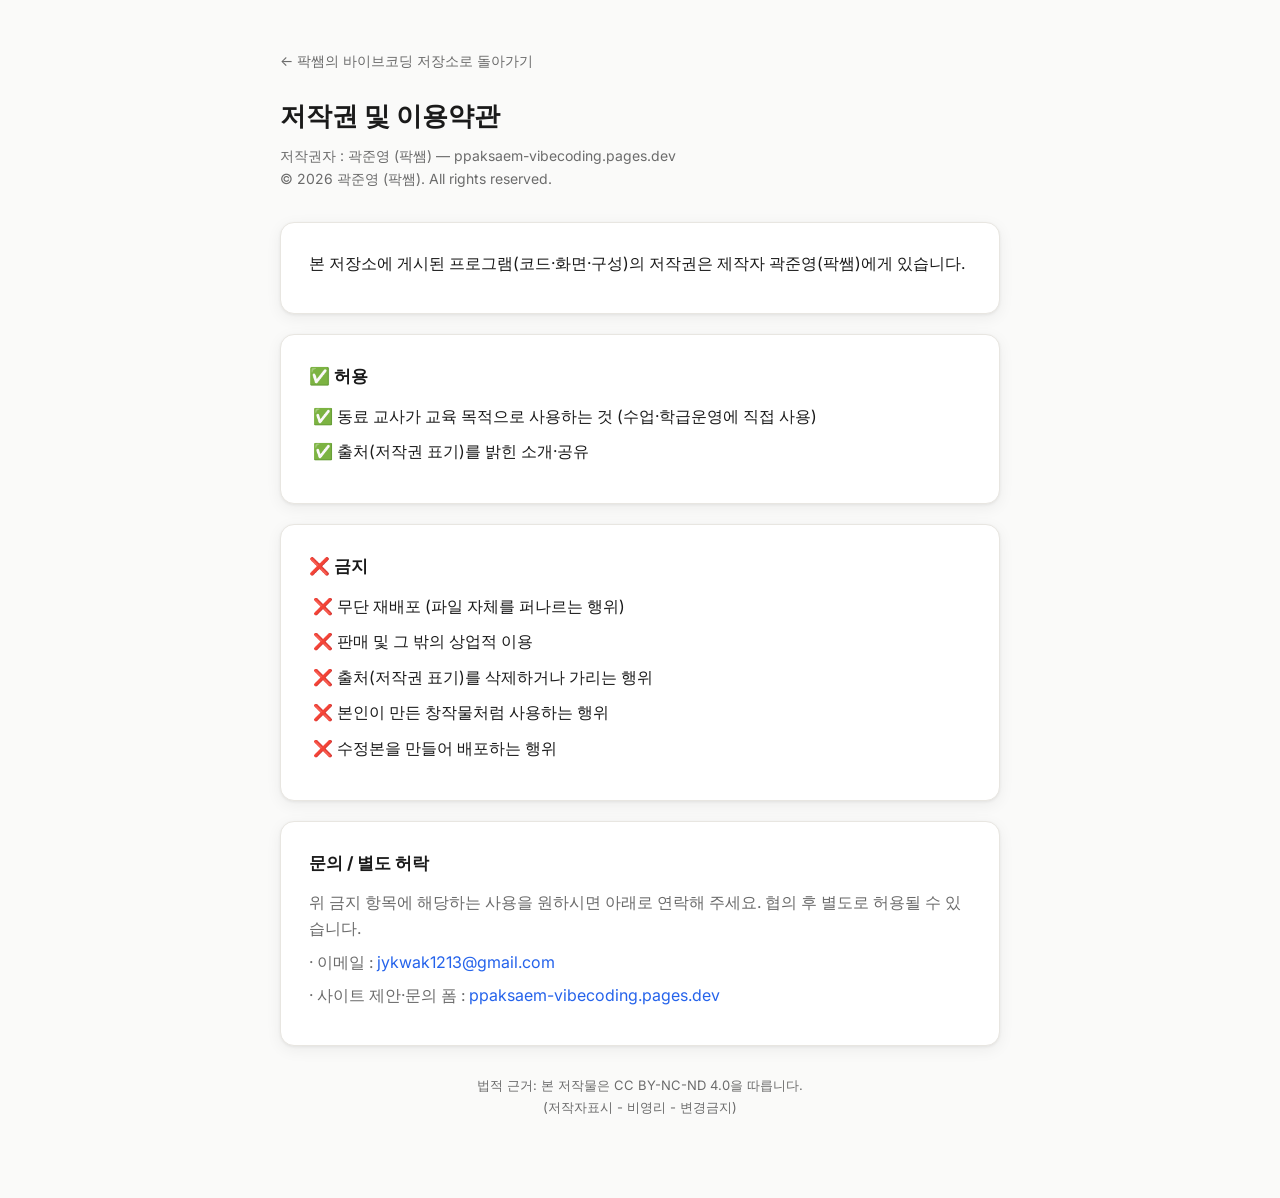
<file: terms.html>
<!DOCTYPE html>
<!--
  ============================================================
  © 2026 팍쌤  ·  ppaksaem-vibecoding.pages.dev
  "팍쌤의 바이브코딩 저장소" — 교사를 위한 도구

  이 프로그램의 저작권은 팍쌤에게 있습니다.
  · 동료 교사의 교육 목적 사용은 자유입니다.
  · 무단 재배포·판매·출처 삭제·본인 창작물처럼 사용하는 것은 금지합니다.
  · 이용약관: https://ppaksaem-vibecoding.pages.dev/terms.html
  ============================================================
-->
<html lang="ko">
<head>
  <meta charset="UTF-8" />
  <meta name="viewport" content="width=device-width, initial-scale=1.0" />
  <title>저작권 및 이용약관 — 팍쌤의 바이브코딩 저장소</title>
  <meta name="description" content="팍쌤의 바이브코딩 저장소에 게시된 프로그램의 저작권 및 이용약관입니다." />
  <meta name="author" content="팍쌤" />
  <meta name="copyright" content="© 2026 팍쌤 (ppaksaem-vibecoding.pages.dev) — 무단 재배포·판매 금지" />
  <link rel="canonical" href="https://ppaksaem-vibecoding.pages.dev/terms.html" />
  <link href="https://fonts.googleapis.com/css2?family=Inter:wght@400;500;600;700&display=swap" rel="stylesheet" />
  <link rel="stylesheet" href="/css/style.css" />
  <style>
    .terms-wrap {
      max-width: 760px;
      margin: 0 auto;
      padding: 48px 20px 80px;
    }
    .terms-back {
      display: inline-block;
      margin-bottom: 24px;
      color: var(--text-secondary);
      text-decoration: none;
      font-size: 14px;
    }
    .terms-back:hover { color: var(--accent); }
    .terms-wrap h1 {
      font-size: 1.6rem;
      font-weight: 700;
      margin-bottom: 8px;
    }
    .terms-meta {
      color: var(--text-secondary);
      font-size: 14px;
      margin-bottom: 32px;
    }
    .terms-card {
      background: var(--surface);
      border: 1px solid var(--border);
      border-radius: var(--radius);
      box-shadow: var(--shadow);
      padding: 28px 28px;
      margin-bottom: 20px;
    }
    .terms-card h2 {
      font-size: 1.05rem;
      font-weight: 700;
      margin-bottom: 14px;
    }
    .terms-card ul { padding-left: 4px; list-style: none; }
    .terms-card li {
      margin-bottom: 10px;
      padding-left: 24px;
      position: relative;
      color: var(--text-primary);
    }
    .terms-card li::before {
      position: absolute;
      left: 0;
    }
    .allow li::before { content: '✅'; }
    .deny li::before { content: '❌'; }
    .terms-card p { color: var(--text-secondary); margin-bottom: 8px; }
    .terms-card a { color: var(--accent); text-decoration: none; }
    .terms-card a:hover { text-decoration: underline; }
    .terms-legal {
      text-align: center;
      color: var(--text-secondary);
      font-size: 13px;
      margin-top: 28px;
      line-height: 1.7;
    }
  </style>
</head>
<body>
  <div class="terms-wrap">
    <a class="terms-back" href="/">← 팍쌤의 바이브코딩 저장소로 돌아가기</a>

    <h1>저작권 및 이용약관</h1>
    <p class="terms-meta">
      저작권자 : 곽준영 (팍쌤) — ppaksaem-vibecoding.pages.dev<br />
      © 2026 곽준영 (팍쌤). All rights reserved.
    </p>

    <div class="terms-card">
      <p style="color:var(--text-primary);">
        본 저장소에 게시된 프로그램(코드·화면·구성)의 저작권은
        제작자 곽준영(팍쌤)에게 있습니다.
      </p>
    </div>

    <div class="terms-card allow">
      <h2>✅ 허용</h2>
      <ul>
        <li>동료 교사가 교육 목적으로 사용하는 것 (수업·학급운영에 직접 사용)</li>
        <li>출처(저작권 표기)를 밝힌 소개·공유</li>
      </ul>
    </div>

    <div class="terms-card deny">
      <h2>❌ 금지</h2>
      <ul>
        <li>무단 재배포 (파일 자체를 퍼나르는 행위)</li>
        <li>판매 및 그 밖의 상업적 이용</li>
        <li>출처(저작권 표기)를 삭제하거나 가리는 행위</li>
        <li>본인이 만든 창작물처럼 사용하는 행위</li>
        <li>수정본을 만들어 배포하는 행위</li>
      </ul>
    </div>

    <div class="terms-card">
      <h2>문의 / 별도 허락</h2>
      <p>
        위 금지 항목에 해당하는 사용을 원하시면 아래로 연락해 주세요.
        협의 후 별도로 허용될 수 있습니다.
      </p>
      <p>· 이메일 : <a href="mailto:jykwak1213@gmail.com">jykwak1213@gmail.com</a></p>
      <p>· 사이트 제안·문의 폼 : <a href="/">ppaksaem-vibecoding.pages.dev</a></p>
    </div>

    <p class="terms-legal">
      법적 근거: 본 저작물은 CC BY-NC-ND 4.0을 따릅니다.<br />
      (저작자표시 - 비영리 - 변경금지)
    </p>
  </div>
</body>
</html>
</file>
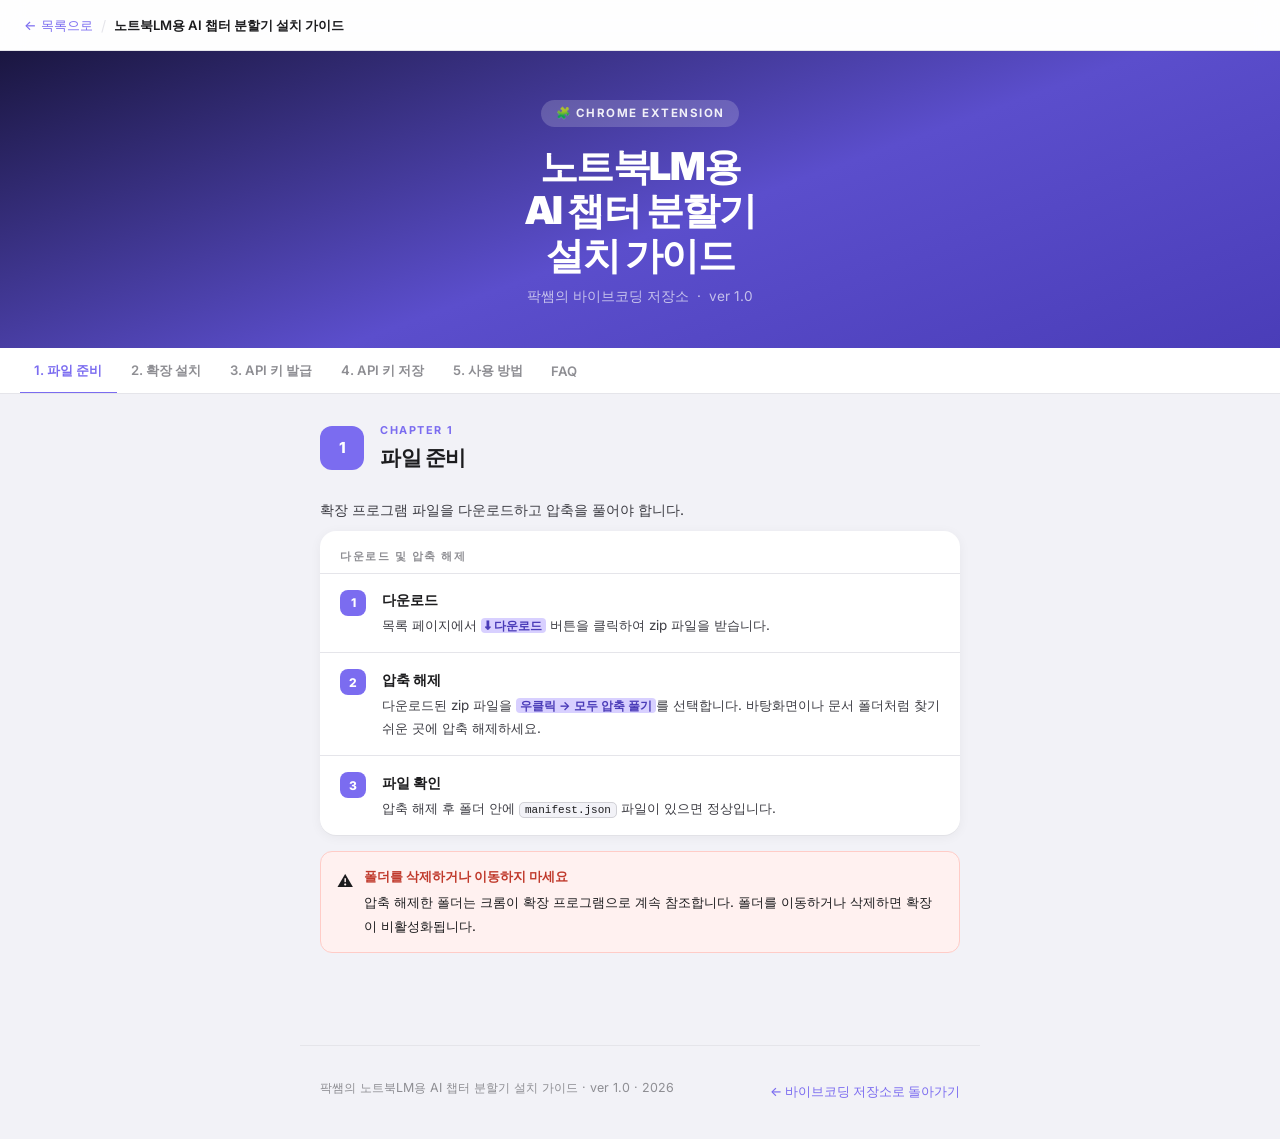
<file: guide/pdf-extension.html>
<!DOCTYPE html>
<html lang="ko">
<head>
<meta charset="UTF-8"/>
<meta name="viewport" content="width=device-width, initial-scale=1.0"/>
<title>노트북LM용 AI 챕터 분할기 설치 가이드 — 팍쌤의 바이브코딩 저장소</title>
<link rel="preconnect" href="https://fonts.googleapis.com"/>
<link rel="preconnect" href="https://fonts.gstatic.com" crossorigin/>
<link href="https://fonts.googleapis.com/css2?family=Inter:wght@400;500;600;700;800;900&display=swap" rel="stylesheet"/>
<style>
*, *::before, *::after { box-sizing: border-box; margin: 0; padding: 0; }
html { scroll-behavior: smooth; }

:root {
  --bg: #F2F2F7;
  --surface: #FFFFFF;
  --border: #E5E5EA;
  --text: #1C1C1E;
  --sub: #8E8E93;
  --accent: #7B6CF0;
  --accent-dark: #4A3BB8;
  --accent-soft: #F0EEFF;
  --accent-em: #D8D0FF;
  --yellow-soft: #FFFAEB;
  --red-soft: #FFF1F0;
  --font: 'Inter', -apple-system, 'Apple SD Gothic Neo', sans-serif;
  --r: 16px;
  --r-sm: 12px;
}

body { font-family: var(--font); background: var(--bg); color: var(--text); line-height: 1.6; -webkit-font-smoothing: antialiased; }

/* topbar */
.topbar { background: rgba(255,255,255,.88); backdrop-filter: blur(12px); -webkit-backdrop-filter: blur(12px); border-bottom: 1px solid var(--border); padding: .85rem 1.5rem; display: flex; align-items: center; gap: .5rem; position: sticky; top: 0; z-index: 200; }
.topbar a { font-size: .82rem; color: var(--accent); text-decoration: none; font-weight: 500; }
.topbar a:hover { color: var(--accent-dark); }
.topbar-sep { color: var(--border); font-size: .9rem; }
.topbar-title { font-size: .82rem; font-weight: 600; color: var(--text); }

/* cover */
.cover { background: linear-gradient(160deg, #1A1640 0%, #5B4ECC 55%, #4A3DB8 100%); color: #fff; padding: 3rem 1.5rem 2.5rem; text-align: center; }
.cover-chip { display: inline-flex; align-items: center; gap: .3rem; background: rgba(255,255,255,.18); border-radius: 999px; padding: .25rem .9rem; font-size: .72rem; font-weight: 700; letter-spacing: 1.5px; color: rgba(255,255,255,.9); margin-bottom: 1.1rem; }
.cover-title { font-size: clamp(1.8rem, 5vw, 2.4rem); font-weight: 900; letter-spacing: -1.5px; line-height: 1.15; margin-bottom: .6rem; }
.cover-sub { font-size: .85rem; color: rgba(255,255,255,.65); }

/* tab nav */
.tab-wrap { background: var(--surface); border-bottom: 1px solid var(--border); padding: 0 1.25rem; overflow-x: auto; scrollbar-width: none; position: sticky; top: 49px; z-index: 100; }
.tab-wrap::-webkit-scrollbar { display: none; }
.tab-nav { display: inline-flex; min-width: max-content; }
.tab-btn { flex-shrink: 0; padding: .85rem .9rem .75rem; border: none; border-bottom: 2.5px solid transparent; background: none; color: var(--sub); font-family: var(--font); font-size: .82rem; font-weight: 600; cursor: pointer; transition: all .15s; white-space: nowrap; margin-bottom: -1px; }
.tab-btn:hover { color: var(--accent); }
.tab-btn.active { color: var(--accent); border-bottom-color: var(--accent); }

/* layout */
.content { max-width: 680px; margin: 0 auto; padding: 1.75rem 1.25rem 5rem; }
.chapter { display: none; }
.chapter.active { display: block; }

/* chapter header */
.ch-header { display: flex; align-items: center; gap: 1rem; margin-bottom: 1.5rem; }
.ch-icon { width: 44px; height: 44px; border-radius: 12px; background: var(--accent); color: #fff; display: flex; align-items: center; justify-content: center; font-size: .95rem; font-weight: 800; flex-shrink: 0; }
.ch-tag { font-size: .68rem; font-weight: 700; color: var(--accent); letter-spacing: 1.5px; text-transform: uppercase; margin-bottom: .15rem; }
.ch-title { font-size: 1.3rem; font-weight: 800; letter-spacing: -.5px; }

/* groups */
.group { background: var(--surface); border-radius: var(--r); overflow: hidden; margin-bottom: 1rem; box-shadow: 0 1px 0 rgba(0,0,0,.04), 0 2px 12px rgba(0,0,0,.05); }
.group-label { font-size: .7rem; font-weight: 700; color: var(--sub); letter-spacing: 1.5px; text-transform: uppercase; padding: 1.1rem 1.25rem .4rem; }

/* steps */
.step { display: flex; gap: 1rem; padding: .9rem 1.25rem; align-items: flex-start; border-top: 1px solid var(--border); }
.group > .step:first-of-type { border-top: none; }
.step-num { width: 26px; height: 26px; border-radius: 8px; background: var(--accent); color: #fff; font-size: .75rem; font-weight: 800; display: flex; align-items: center; justify-content: center; flex-shrink: 0; margin-top: .1rem; }
.step-body { flex: 1; }
.step-title { font-size: .9rem; font-weight: 700; color: var(--text); margin-bottom: .2rem; }
.step-text { font-size: .84rem; color: #3C3C43; line-height: 1.75; }

/* inline */
.em { font-weight: 700; background: var(--accent-em); color: var(--accent-dark); padding: 0 4px; border-radius: 4px; font-size: .9em; }
.code { font-family: 'Consolas', 'SFMono-Regular', monospace; background: #F2F2F7; border: 1px solid #D1D1D6; color: #1C1C1E; padding: 1px 5px; border-radius: 5px; font-size: .82em; }

/* notices */
.notice { display: flex; gap: .7rem; align-items: flex-start; border-radius: var(--r-sm); padding: .85rem 1rem; margin: .75rem 0; font-size: .84rem; line-height: 1.75; }
.notice-icon { font-size: 1rem; flex-shrink: 0; margin-top: .1rem; }
.notice-title { font-weight: 700; margin-bottom: .15rem; }
.notice-tip { background: var(--accent-soft); border: 1px solid var(--accent-em); }
.notice-tip .notice-title { color: var(--accent-dark); }
.notice-warn { background: var(--yellow-soft); border: 1px solid #FDE68A; }
.notice-warn .notice-title { color: #7D4000; }
.notice-danger { background: var(--red-soft); border: 1px solid #FFCCC7; }
.notice-danger .notice-title { color: #C0392B; }

/* images */
.img-wrap { margin: 1rem 0; }
.img-wrap img { width: 100%; border-radius: var(--r-sm); border: 1px solid var(--border); display: block; box-shadow: 0 2px 10px rgba(0,0,0,.07); }
.img-wrap.img-half img { max-width: 420px; margin: 0 auto; }
.img-cap { font-size: .73rem; color: var(--sub); margin-top: .35rem; text-align: center; }

/* faq */
.faq-group { background: var(--surface); border-radius: var(--r); overflow: hidden; box-shadow: 0 1px 0 rgba(0,0,0,.04), 0 2px 12px rgba(0,0,0,.05); }
.faq-item { border-top: 1px solid var(--border); }
.faq-item:first-child { border-top: none; }
.faq-btn { width: 100%; background: none; border: none; padding: 1rem 1.25rem; display: flex; align-items: center; gap: .75rem; cursor: pointer; text-align: left; font-family: var(--font); transition: background .15s; }
.faq-btn:hover { background: #F9F9F9; }
.faq-q-badge { background: var(--accent); color: #fff; font-size: .68rem; font-weight: 800; width: 20px; height: 20px; border-radius: 6px; display: flex; align-items: center; justify-content: center; flex-shrink: 0; }
.faq-q-text { font-size: .875rem; font-weight: 600; color: var(--text); flex: 1; }
.faq-arrow { color: var(--sub); font-size: .7rem; flex-shrink: 0; transition: transform .2s; }
.faq-item.open .faq-arrow { transform: rotate(180deg); }
.faq-a { display: none; padding: .15rem 1.25rem 1rem; font-size: .84rem; color: #3C3C43; line-height: 1.8; }
.faq-item.open .faq-a { display: block; }

/* misc */
p { font-size: .875rem; color: #3C3C43; margin-bottom: .6rem; }
.section-gap { margin-top: 1.5rem; }

/* footer */
footer { max-width: 680px; margin: 0 auto; padding: 2rem 1.25rem; display: flex; justify-content: space-between; align-items: center; flex-wrap: wrap; gap: .5rem; border-top: 1px solid var(--border); }
footer p { font-size: .78rem; color: var(--sub); }
footer a { font-size: .8rem; color: var(--accent); text-decoration: none; font-weight: 500; }
footer a:hover { color: var(--accent-dark); }

@media (max-width: 600px) {
  .cover { padding: 2.5rem 1.25rem 2rem; }
  .content { padding: 1.25rem 1rem 5rem; }
  footer { flex-direction: column; align-items: flex-start; }
}
</style>
</head>
<body>

<div class="topbar">
  <a href="/">← 목록으로</a>
  <span class="topbar-sep">/</span>
  <span class="topbar-title">노트북LM용 AI 챕터 분할기 설치 가이드</span>
</div>

<div class="cover">
  <div class="cover-chip">🧩 CHROME EXTENSION</div>
  <div class="cover-title">노트북LM용<br>AI 챕터 분할기<br>설치 가이드</div>
  <div class="cover-sub">팍쌤의 바이브코딩 저장소 &nbsp;·&nbsp; ver 1.0</div>
</div>

<div class="tab-wrap">
  <div class="tab-nav">
    <button class="tab-btn active" data-ch="ch1">1. 파일 준비</button>
    <button class="tab-btn" data-ch="ch2">2. 확장 설치</button>
    <button class="tab-btn" data-ch="ch3">3. API 키 발급</button>
    <button class="tab-btn" data-ch="ch4">4. API 키 저장</button>
    <button class="tab-btn" data-ch="ch5">5. 사용 방법</button>
    <button class="tab-btn" data-ch="ch6">FAQ</button>
  </div>
</div>

<div class="content">

<!-- 1장 -->
<div class="chapter active" id="ch1">
  <div class="ch-header">
    <div class="ch-icon">1</div>
    <div>
      <div class="ch-tag">Chapter 1</div>
      <div class="ch-title">파일 준비</div>
    </div>
  </div>

  <p>확장 프로그램 파일을 다운로드하고 압축을 풀어야 합니다.</p>

  <div class="group">
    <div class="group-label">다운로드 및 압축 해제</div>
    <div class="step">
      <div class="step-num">1</div>
      <div class="step-body">
        <div class="step-title">다운로드</div>
        <div class="step-text">목록 페이지에서 <span class="em">⬇ 다운로드</span> 버튼을 클릭하여 zip 파일을 받습니다.</div>
      </div>
    </div>
    <div class="step">
      <div class="step-num">2</div>
      <div class="step-body">
        <div class="step-title">압축 해제</div>
        <div class="step-text">다운로드된 zip 파일을 <span class="em">우클릭 → 모두 압축 풀기</span>를 선택합니다. 바탕화면이나 문서 폴더처럼 찾기 쉬운 곳에 압축 해제하세요.</div>
      </div>
    </div>
    <div class="step">
      <div class="step-num">3</div>
      <div class="step-body">
        <div class="step-title">파일 확인</div>
        <div class="step-text">압축 해제 후 폴더 안에 <span class="code">manifest.json</span> 파일이 있으면 정상입니다.</div>
      </div>
    </div>
  </div>

  <div class="notice notice-danger">
    <div class="notice-icon">⚠️</div>
    <div>
      <div class="notice-title">폴더를 삭제하거나 이동하지 마세요</div>
      압축 해제한 폴더는 크롬이 확장 프로그램으로 계속 참조합니다. 폴더를 이동하거나 삭제하면 확장이 비활성화됩니다.
    </div>
  </div>
</div>

<!-- 2장 -->
<div class="chapter" id="ch2">
  <div class="ch-header">
    <div class="ch-icon">2</div>
    <div>
      <div class="ch-tag">Chapter 2</div>
      <div class="ch-title">확장 프로그램 설치</div>
    </div>
  </div>

  <p>크롬 웹스토어를 거치지 않은 확장 프로그램을 설치하려면 개발자 모드를 켜야 합니다.</p>

  <div class="group">
    <div class="group-label">개발자 모드 켜기</div>
    <div class="step">
      <div class="step-num">1</div>
      <div class="step-body">
        <div class="step-title">확장 프로그램 관리 열기</div>
        <div class="step-text">크롬 주소창에 <span class="code">chrome://extensions</span>를 입력하고 Enter를 누릅니다.</div>
      </div>
    </div>
    <div class="step">
      <div class="step-num">2</div>
      <div class="step-body">
        <div class="step-title">개발자 모드 활성화</div>
        <div class="step-text">페이지 우측 상단의 <span class="em">개발자 모드</span> 토글을 <span class="em">켜짐(파란색)</span>으로 전환합니다.</div>
      </div>
    </div>
  </div>

  <div class="img-wrap">
    <img src="/images/guide/pdf-ext-01-developer-mode.png" alt="개발자 모드 ON/OFF"/>
    <div class="img-cap">왼쪽: 개발자 모드 OFF (기본) &nbsp;/&nbsp; 오른쪽: 개발자 모드 ON → 버튼 등장</div>
  </div>

  <div class="group">
    <div class="group-label">압축 해제 항목 로드</div>
    <div class="step">
      <div class="step-num">3</div>
      <div class="step-body">
        <div class="step-title">압축해제 항목 로드 클릭</div>
        <div class="step-text">개발자 모드 활성화 후 나타나는 <span class="em">"압축해제 항목 로드"</span> 버튼을 클릭합니다.</div>
      </div>
    </div>
    <div class="step">
      <div class="step-num">4</div>
      <div class="step-body">
        <div class="step-title">폴더 선택</div>
        <div class="step-text">1장에서 압축 해제한 폴더를 선택합니다. 폴더 안으로 들어가지 말고 <span class="em">폴더 자체를 클릭</span>한 뒤 <span class="em">"폴더 선택"</span>을 누릅니다.</div>
      </div>
    </div>
    <div class="step">
      <div class="step-num">5</div>
      <div class="step-body">
        <div class="step-title">설치 확인</div>
        <div class="step-text">확장 프로그램 목록에 카드가 추가되면 설치 완료입니다.</div>
      </div>
    </div>
  </div>

  <div class="img-wrap img-half">
    <img src="/images/guide/pdf-ext-02-installed.png" alt="설치 완료 화면"/>
    <div class="img-cap">설치 완료 화면</div>
  </div>

  <div class="notice notice-danger">
    <div class="notice-icon">⚠️</div>
    <div>
      <div class="notice-title">폴더가 아닌 파일을 선택하면 오류 발생</div>
      <span class="code">manifest.json</span> 파일 자체가 아니라, 해당 파일이 들어 있는 폴더 자체를 선택해야 합니다.
    </div>
  </div>
</div>

<!-- 3장 -->
<div class="chapter" id="ch3">
  <div class="ch-header">
    <div class="ch-icon">3</div>
    <div>
      <div class="ch-tag">Chapter 3</div>
      <div class="ch-title">Gemini API 키 발급</div>
    </div>
  </div>

  <p>이 확장 프로그램은 PDF를 AI로 분석하기 위해 <span class="em">Gemini API 키</span>가 필요합니다. Google에서 무료로 발급받을 수 있으며, 이 기기에만 저장됩니다.</p>

  <div class="group">
    <div class="group-label">API 키 만들기</div>
    <div class="step">
      <div class="step-num">1</div>
      <div class="step-body">
        <div class="step-title">Google AI Studio 접속</div>
        <div class="step-text">크롬에서 <span class="code">aistudio.google.com/apikey</span>에 접속합니다. Google 계정 로그인이 필요합니다.</div>
      </div>
    </div>
    <div class="step">
      <div class="step-num">2</div>
      <div class="step-body">
        <div class="step-title">API 키 만들기 클릭</div>
        <div class="step-text">페이지 상단의 <span class="em">"API 키 만들기"</span> 버튼을 클릭합니다.</div>
      </div>
    </div>
  </div>

  <div class="img-wrap">
    <img src="/images/guide/pdf-ext-03-api-list.png" alt="API 키 목록 페이지"/>
    <div class="img-cap">"API 키 만들기" 버튼 위치</div>
  </div>

  <div class="group">
    <div class="step">
      <div class="step-num">3</div>
      <div class="step-body">
        <div class="step-title">키 복사</div>
        <div class="step-text">키가 생성되면 <span class="em">"키 복사"</span> 버튼을 클릭하여 복사합니다.</div>
      </div>
    </div>
  </div>

  <div class="img-wrap img-half">
    <img src="/images/guide/pdf-ext-04-api-copy.png" alt="API 키 복사"/>
    <div class="img-cap">"키 복사" 클릭</div>
  </div>

  <div class="notice notice-danger">
    <div class="notice-icon">🔒</div>
    <div>
      <div class="notice-title">API 키는 다른 사람과 공유하지 마세요</div>
      이 키는 본인 Google 계정에 연결되어 있습니다. 다른 사람이 사용하면 본인 사용량이 차감됩니다.
    </div>
  </div>
</div>

<!-- 4장 -->
<div class="chapter" id="ch4">
  <div class="ch-header">
    <div class="ch-icon">4</div>
    <div>
      <div class="ch-tag">Chapter 4</div>
      <div class="ch-title">API 키 저장</div>
    </div>
  </div>

  <p>확장 프로그램 설치 직후 설정 페이지가 자동으로 열립니다. 열리지 않으면 확장 아이콘을 클릭하여 설정 페이지로 이동하세요.</p>

  <div class="group">
    <div class="group-label">설정 페이지에서 저장</div>
    <div class="step">
      <div class="step-num">1</div>
      <div class="step-body">
        <div class="step-title">API 키 붙여넣기</div>
        <div class="step-text">설정 페이지의 입력란에 복사한 키를 <span class="em">붙여넣기(Ctrl+V)</span>합니다.</div>
      </div>
    </div>
  </div>

  <div class="img-wrap">
    <img src="/images/guide/pdf-ext-05-settings.png" alt="설정 페이지"/>
    <div class="img-cap">API 키 입력란에 붙여넣기</div>
  </div>

  <div class="group">
    <div class="step">
      <div class="step-num">2</div>
      <div class="step-body">
        <div class="step-title">저장 클릭</div>
        <div class="step-text"><span class="em">"저장"</span> 버튼을 클릭하면 API 키가 이 기기에만 저장됩니다.</div>
      </div>
    </div>
  </div>

  <div class="img-wrap">
    <img src="/images/guide/pdf-ext-06-api-saved.png" alt="API 키 저장 완료"/>
    <div class="img-cap">저장 완료 화면</div>
  </div>

  <div class="notice notice-tip">
    <div class="notice-icon">💡</div>
    <div>
      <div class="notice-title">설정 페이지가 자동으로 열리지 않을 때</div>
      크롬 주소창 오른쪽 <span class="em">퍼즐(🧩) 아이콘</span>을 클릭한 뒤 확장 이름 옆 핀 아이콘으로 고정하면, 아이콘 클릭 시 팝업에서 <span class="em">⚙️ Gemini API 키 설정</span>으로 바로 이동할 수 있습니다.
    </div>
  </div>
</div>

<!-- 5장 -->
<div class="chapter" id="ch5">
  <div class="ch-header">
    <div class="ch-icon">5</div>
    <div>
      <div class="ch-tag">Chapter 5</div>
      <div class="ch-title">NotebookLM에서 사용하기</div>
    </div>
  </div>

  <div class="group">
    <div class="group-label">PDF 챕터 분할 버튼 확인</div>
    <div class="step">
      <div class="step-num">1</div>
      <div class="step-body">
        <div class="step-title">NotebookLM 접속</div>
        <div class="step-text"><span class="code">notebooklm.google.com</span>에 접속하고 노트북을 엽니다.</div>
      </div>
    </div>
    <div class="step">
      <div class="step-num">2</div>
      <div class="step-body">
        <div class="step-title">버튼 확인</div>
        <div class="step-text">"소스 추가" 버튼 옆에 <span class="em">📄 PDF 챕터 분할</span> 버튼이 자동으로 나타납니다.</div>
      </div>
    </div>
  </div>

  <div class="img-wrap img-half">
    <img src="/images/guide/pdf-ext-07-button.png" alt="PDF 챕터 분할 버튼"/>
    <div class="img-cap">"PDF 챕터 분할" 버튼 위치</div>
  </div>

  <div class="group section-gap">
    <div class="group-label">PDF 업로드 및 분할</div>
    <div class="step">
      <div class="step-num">3</div>
      <div class="step-body">
        <div class="step-title">버튼 클릭 후 PDF 업로드</div>
        <div class="step-text"><span class="em">📄 PDF 챕터 분할</span> 버튼을 클릭하고 분할할 PDF 파일을 선택합니다.</div>
      </div>
    </div>
    <div class="step">
      <div class="step-num">4</div>
      <div class="step-body">
        <div class="step-title">AI 분석 및 자동 추가</div>
        <div class="step-text">AI가 PDF의 챕터를 자동으로 분석하고, NotebookLM 소스에 챕터별로 나뉘어 추가됩니다.</div>
      </div>
    </div>
  </div>

  <div class="notice notice-tip">
    <div class="notice-icon">💡</div>
    <div>
      <div class="notice-title">버튼이 보이지 않을 때</div>
      NotebookLM 페이지를 <span class="em">새로고침(F5)</span>하거나, <span class="code">chrome://extensions</span>에서 확장 프로그램이 활성화되어 있는지 확인하세요.
    </div>
  </div>
</div>

<!-- FAQ -->
<div class="chapter" id="ch6">
  <div class="ch-header">
    <div class="ch-icon" style="font-size:.75rem;letter-spacing:0">FAQ</div>
    <div>
      <div class="ch-tag">자주 묻는 질문</div>
      <div class="ch-title">FAQ</div>
    </div>
  </div>

  <div class="faq-group">
    <div class="faq-item">
      <button class="faq-btn">
        <span class="faq-q-badge">Q</span>
        <span class="faq-q-text">버튼이 NotebookLM에 나타나지 않아요.</span>
        <span class="faq-arrow">▼</span>
      </button>
      <div class="faq-a">NotebookLM 페이지를 새로고침(F5)해보세요. 그래도 보이지 않으면 <span class="code">chrome://extensions</span>에서 확장 프로그램이 켜져 있는지 확인하세요.</div>
    </div>
    <div class="faq-item">
      <button class="faq-btn">
        <span class="faq-q-badge">Q</span>
        <span class="faq-q-text">"AIza"로 시작하지 않는다는 오류가 나와요.</span>
        <span class="faq-arrow">▼</span>
      </button>
      <div class="faq-a">API 키를 다시 복사하여 설정 페이지에 붙여넣어 보세요. 앞뒤 공백이 없는지 확인하세요. Gemini API 키는 항상 <span class="code">AIza</span>로 시작합니다.</div>
    </div>
    <div class="faq-item">
      <button class="faq-btn">
        <span class="faq-q-badge">Q</span>
        <span class="faq-q-text">설정 페이지가 자동으로 열리지 않아요.</span>
        <span class="faq-arrow">▼</span>
      </button>
      <div class="faq-a">퍼즐(🧩) 아이콘을 클릭하면 팝업에서 <span class="em">⚙️ Gemini API 키 설정</span> 버튼을 찾을 수 있습니다.</div>
    </div>
    <div class="faq-item">
      <button class="faq-btn">
        <span class="faq-q-badge">Q</span>
        <span class="faq-q-text">업데이트하면 다시 설치해야 하나요?</span>
        <span class="faq-arrow">▼</span>
      </button>
      <div class="faq-a">새 버전 zip을 받아 같은 폴더에 파일을 덮어쓴 뒤, <span class="code">chrome://extensions</span>에서 확장 카드의 <span class="em">새로고침(↺) 아이콘</span>을 클릭하면 재설치 없이 업데이트됩니다.</div>
    </div>
    <div class="faq-item">
      <button class="faq-btn">
        <span class="faq-q-badge">Q</span>
        <span class="faq-q-text">API 키는 유료인가요?</span>
        <span class="faq-arrow">▼</span>
      </button>
      <div class="faq-a">Google AI Studio의 Gemini API는 무료 티어를 제공합니다. 일반적인 사용량에서는 비용이 발생하지 않습니다. 다만 대용량 PDF를 자주 처리하면 무료 한도를 초과할 수 있으니 Google AI Studio에서 사용량을 확인해 두세요.</div>
    </div>
  </div>
</div>

</div>

<footer>
  <p>팍쌤의 노트북LM용 AI 챕터 분할기 설치 가이드 · ver 1.0 · 2026</p>
  <a href="/">← 바이브코딩 저장소로 돌아가기</a>
</footer>

<script>
document.querySelectorAll('.tab-btn').forEach(btn => {
  btn.addEventListener('click', () => {
    document.querySelectorAll('.tab-btn').forEach(t => t.classList.remove('active'));
    document.querySelectorAll('.chapter').forEach(c => c.classList.remove('active'));
    btn.classList.add('active');
    document.getElementById(btn.dataset.ch).classList.add('active');
    window.scrollTo({ top: 0, behavior: 'smooth' });
  });
});
document.querySelectorAll('.faq-btn').forEach(btn => {
  btn.addEventListener('click', () => {
    const item = btn.closest('.faq-item');
    const isOpen = item.classList.contains('open');
    document.querySelectorAll('.faq-item').forEach(i => i.classList.remove('open'));
    if (!isOpen) item.classList.add('open');
  });
});
</script>
</body>
</html>
</file>
<file: css/style.css>
:root {
  --bg:             #FAFAF9;
  --surface:        #FFFFFF;
  --border:         #E8E6E1;
  --text-primary:   #1A1A1A;
  --text-secondary: #6B6B6B;
  --accent:         #2563EB;
  --accent-hover:   #1D4ED8;
  --green-soft:     #D1FAE5;
  --green-text:     #065F46;
  --amber-soft:     #FEF3C7;
  --amber-text:     #92400E;
  --update-soft:    #EEF2FF;
  --update-text:    #4338CA;
  --radius:         14px;
  --radius-sm:      8px;
  --shadow:         0 1px 3px rgba(0,0,0,0.06), 0 4px 16px rgba(0,0,0,0.06);
  --shadow-hover:   0 4px 8px rgba(0,0,0,0.08), 0 8px 28px rgba(0,0,0,0.10);
  --font:           'Inter', -apple-system, BlinkMacSystemFont, 'Apple SD Gothic Neo', sans-serif;
}

html { scroll-behavior: smooth; }

*, *::before, *::after { box-sizing: border-box; margin: 0; padding: 0; }

body {
  font-family: var(--font);
  background: var(--bg);
  color: var(--text-primary);
  line-height: 1.6;
  -webkit-font-smoothing: antialiased;
}

.container {
  max-width: 1100px;
  margin: 0 auto;
  padding: 0 1.5rem;
}

/* ── Header ── */
.site-header {
  padding: 5rem 0 3.5rem;
  text-align: center;
  border-bottom: 1px solid var(--border);
}

.header-badge {
  display: inline-flex;
  align-items: center;
  gap: 0.4rem;
  background: var(--amber-soft);
  color: var(--amber-text);
  font-size: 0.8rem;
  font-weight: 600;
  padding: 0.3rem 0.75rem;
  border-radius: 999px;
  margin-bottom: 1.25rem;
}

.site-title {
  font-size: 2.25rem;
  font-weight: 700;
  letter-spacing: -0.03em;
  line-height: 1.2;
  margin-bottom: 0.9rem;
}

.site-subtitle {
  color: var(--text-secondary);
  font-size: 1.05rem;
  line-height: 1.7;
  max-width: 480px;
  margin: 0 auto;
}

/* ── Nav dots (section jump) ── */
.section-nav {
  display: flex;
  justify-content: center;
  gap: 1.5rem;
  margin-top: 2rem;
  flex-wrap: wrap;
}

.section-nav a {
  color: var(--text-secondary);
  text-decoration: none;
  font-size: 0.875rem;
  font-weight: 500;
  padding: 0.35rem 0.75rem;
  border-radius: 999px;
  border: 1px solid var(--border);
  background: var(--surface);
  transition: all 0.2s ease, transform 0.15s ease;
}

.section-nav a:hover {
  border-color: var(--accent);
  color: var(--accent);
  transform: translateY(-1px);
}

.section-nav a:active {
  transform: scale(0.95);
}

.section-nav a.is-active {
  background: var(--accent);
  color: #fff;
  border-color: var(--accent);
}

/* ── Sections ── */
.programs-section {
  padding: 4rem 0;
  border-bottom: 1px solid var(--border);
}

.feature-request-section {
  padding: 4rem 0;
}

.section-header {
  display: flex;
  align-items: baseline;
  gap: 0.75rem;
  margin-bottom: 2rem;
}

.section-title {
  font-size: 1.35rem;
  font-weight: 700;
  letter-spacing: -0.02em;
}

.section-count {
  font-size: 0.875rem;
  color: var(--text-secondary);
  font-weight: 500;
}

.section-desc {
  color: var(--text-secondary);
  margin-bottom: 1.75rem;
  max-width: 560px;
  font-size: 0.95rem;
}

/* ── Card Grid ── */
.card-grid {
  display: grid;
  grid-template-columns: repeat(auto-fill, minmax(300px, 1fr));
  gap: 1.25rem;
  align-items: start;
}

/* ── Program Card ── */
.program-card {
  background: var(--surface);
  border: 1px solid var(--border);
  border-radius: var(--radius);
  box-shadow: var(--shadow);
  overflow: hidden;
  display: flex;
  flex-direction: column;
  transition: box-shadow 0.25s ease, transform 0.25s ease, border-color 0.25s ease;
  opacity: 0;
  transform: translateY(20px);
}

.program-card.is-visible {
  opacity: 1;
  transform: translateY(0);
}

.program-card:hover {
  box-shadow: var(--shadow-hover);
  transform: translateY(-4px);
  border-color: #D4D0C8;
}

.card-thumbnail {
  height: 150px;
  background: #F3F2EF;
  display: flex;
  align-items: center;
  justify-content: center;
  overflow: hidden;
  position: relative;
}

.card-thumbnail img {
  width: 100%;
  height: 100%;
  object-fit: cover;
}

/* 프로그램 두 개를 한 카드에 담을 때 — 썸네일 좌우 분할 */
.card-thumbnail--split {
  display: grid;
  grid-template-columns: 1fr 1fr;
  gap: 2px;
  background: var(--border);
}

.card-thumbnail--split img {
  width: 100%;
  height: 100%;
}

.card-thumbnail--placeholder {
  background: linear-gradient(135deg, #F5F4F0 0%, #EBE9E4 100%);
}

.placeholder-icon {
  font-size: 2.75rem;
  filter: drop-shadow(0 2px 4px rgba(0,0,0,0.08));
}

.card-body {
  padding: 1.25rem;
  display: flex;
  flex-direction: column;
  flex: 1;
  gap: 0.6rem;
}

.card-header {
  display: flex;
  align-items: flex-start;
  justify-content: space-between;
  gap: 0.5rem;
}

.card-title {
  font-size: 1rem;
  font-weight: 600;
  line-height: 1.4;
  letter-spacing: -0.01em;
}

.card-description {
  color: var(--text-secondary);
  font-size: 0.875rem;
  line-height: 1.6;
}

/* ── Status Badges ── */
.status-badge {
  font-size: 0.7rem;
  font-weight: 600;
  padding: 0.2rem 0.55rem;
  border-radius: 999px;
  white-space: nowrap;
  flex-shrink: 0;
  letter-spacing: 0.01em;
}

.status-badge--completed {
  background: var(--green-soft);
  color: var(--green-text);
}

.status-badge--in_development {
  background: var(--amber-soft);
  color: var(--amber-text);
}

/* ── Update Badge (thumbnail overlay) ── */
.update-badge {
  position: absolute;
  top: 0.6rem;
  left: 0.6rem;
  font-size: 0.68rem;
  font-weight: 700;
  padding: 0.25rem 0.6rem;
  border-radius: 999px;
  white-space: nowrap;
  letter-spacing: 0.02em;
  cursor: pointer;
  user-select: none;
  overflow: hidden;
  background: linear-gradient(90deg, #6366F1, #818CF8, #6366F1);
  background-size: 200% 100%;
  color: #FFFFFF;
  box-shadow: 0 2px 8px rgba(99, 102, 241, 0.55);
  animation: badge-glow 1.8s ease-in-out infinite, badge-shimmer 2.5s linear infinite;
  transition: transform 0.15s ease, box-shadow 0.15s ease;
  z-index: 1;
}

.update-badge:hover {
  transform: scale(1.08);
  box-shadow: 0 0 14px rgba(99, 102, 241, 0.75);
}

.update-badge:active {
  transform: scale(0.95);
}

@keyframes badge-glow {
  0%, 100% { box-shadow: 0 2px 6px rgba(99,102,241,0.4); }
  50%       { box-shadow: 0 2px 14px rgba(99,102,241,0.8); }
}

@keyframes badge-shimmer {
  0%   { background-position: 200% 0; }
  100% { background-position: -200% 0; }
}

/* ── Meta (version / date) ── */
.card-meta {
  display: flex;
  align-items: center;
  flex-wrap: wrap;
  gap: 0.35rem 0.5rem;
  margin-bottom: 0.5rem;
}

.card-meta-version {
  font-size: 0.72rem;
  font-weight: 600;
  color: var(--accent);
  background: var(--accent-soft, #ede9fe);
  padding: 0.15rem 0.5rem;
  border-radius: 999px;
}

.card-meta-date {
  font-size: 0.72rem;
  color: var(--text-secondary);
}

/* ── Tags ── */
.card-tags {
  display: flex;
  flex-wrap: wrap;
  gap: 0.35rem;
}

.tag {
  background: #F0EFEC;
  color: var(--text-secondary);
  font-size: 0.72rem;
  font-weight: 500;
  padding: 0.15rem 0.5rem;
  border-radius: 6px;
}

/* ── Card Actions ── */
.card-actions {
  display: flex;
  flex-direction: column;
  gap: 0.5rem;
  margin-top: 0.5rem;
}

/* ── Site Link Button ── */
.btn-site {
  display: block;
  width: 100%;
  padding: 0.65rem;
  background: #EFF6FF;
  color: #2563EB;
  border: 1.5px solid #93C5FD;
  border-radius: 10px;
  font-size: 0.875rem;
  font-weight: 600;
  text-align: center;
  text-decoration: none;
  letter-spacing: 0.01em;
  transition: background 0.15s, color 0.15s, transform 0.12s ease, box-shadow 0.15s;
}

.btn-site:hover {
  background: #2563EB;
  color: #FFFFFF;
  box-shadow: 0 4px 12px rgba(37,99,235,0.3);
  transform: translateY(-1px);
}

.btn-site:active {
  transform: scale(0.97);
  box-shadow: none;
}

/* ── Download Button ── */
.btn-download {
  display: block;
  width: 100%;
  padding: 0.65rem;
  background: #FFFFFF;
  color: #16A34A;
  border: 1.5px solid #16A34A;
  border-radius: var(--radius-sm);
  font-family: var(--font);
  font-size: 0.875rem;
  font-weight: 600;
  cursor: pointer;
  text-align: center;
  text-decoration: none;
  letter-spacing: 0.01em;
  transition: background 0.15s, color 0.15s, transform 0.12s ease, box-shadow 0.15s;
}

.btn-download:hover {
  background: #16A34A;
  color: #FFFFFF;
  box-shadow: 0 4px 12px rgba(22,163,74,0.3);
  transform: translateY(-1px);
}

.btn-download:active {
  transform: scale(0.97);
  box-shadow: none;
}

/* ── Button Row (2-column) ── */
.btn-row {
  display: grid;
  grid-template-columns: 1fr 1fr;
  gap: 0.5rem;
}

/* ── Guide Button ── */
.btn-guide {
  display: block;
  width: 100%;
  padding: 0.65rem;
  background: #FFFBEB;
  color: #92400E;
  border: 1.5px solid #F59E0B;
  border-radius: var(--radius-sm);
  font-size: 0.875rem;
  font-weight: 600;
  text-align: center;
  text-decoration: none;
  letter-spacing: 0.01em;
  transition: background 0.15s, color 0.15s, transform 0.12s ease, box-shadow 0.15s;
}

.btn-guide:hover {
  background: #F59E0B;
  color: #FFFFFF;
  box-shadow: 0 4px 12px rgba(245,158,11,0.35);
  transform: translateY(-1px);
}

.btn-guide:active {
  transform: scale(0.97);
  box-shadow: none;
}

/* 가이드가 둘일 때(쌤보드 & 쌤보드 클래스) — 좌우로 나란히 놓으려고 글씨·여백을 줄인다.
   카드가 가장 좁아지는 300px에서도 '쌤보드 클래스 가이드'가 한 줄에 들어간다.
   더 좁아지면 어절 단위로 줄바꿈(keep-all). */
.btn-guide--compact {
  padding: 0.6rem 0.2rem;
  font-size: 0.7rem;
  line-height: 1.35;
  letter-spacing: -0.03em;
  word-break: keep-all;
}

/* ── Request Button ── */
.btn-request {
  display: block;
  width: 100%;
  padding: 0.65rem;
  background: var(--accent);
  color: #fff;
  border: none;
  border-radius: var(--radius-sm);
  font-family: var(--font);
  font-size: 0.875rem;
  font-weight: 600;
  cursor: pointer;
  transition: background 0.15s, transform 0.12s ease, box-shadow 0.15s;
  margin-top: auto;
  letter-spacing: 0.01em;
  position: relative;
  overflow: hidden;
}

.btn-request:hover {
  background: var(--accent-hover);
  box-shadow: 0 4px 12px rgba(37,99,235,0.35);
  transform: translateY(-1px);
}

.btn-request:active {
  transform: scale(0.97) translateY(0);
  box-shadow: none;
}

/* Ripple */
.btn-request .ripple {
  position: absolute;
  border-radius: 50%;
  background: rgba(255,255,255,0.35);
  transform: scale(0);
  animation: ripple-anim 0.5s linear;
  pointer-events: none;
}

@keyframes ripple-anim {
  to { transform: scale(4); opacity: 0; }
}

/* ── Coming Soon Bar ── */
.coming-soon-bar {
  display: flex;
  align-items: center;
  gap: 0.5rem;
  font-size: 0.82rem;
  font-weight: 500;
  color: var(--amber-text);
  background: var(--amber-soft);
  padding: 0.5rem 0.75rem;
  border-radius: var(--radius-sm);
  margin-top: auto;
}

.coming-soon-dot {
  width: 7px;
  height: 7px;
  background: #F59E0B;
  border-radius: 50%;
  flex-shrink: 0;
  animation: pulse 1.8s ease-in-out infinite;
}

@keyframes pulse {
  0%, 100% { opacity: 1; transform: scale(1); }
  50%       { opacity: 0.4; transform: scale(0.85); }
}

/* ── Feature Request Form ── */
.form-wrapper iframe {
  border-radius: var(--radius);
  border: 1px solid var(--border);
  display: block;
}

.form-placeholder {
  background: var(--surface);
  border: 1px dashed var(--border);
  border-radius: var(--radius);
  padding: 3rem 2rem;
  text-align: center;
  color: var(--text-secondary);
  font-size: 0.95rem;
}

/* ── Empty / Error ── */
.empty-msg {
  color: var(--text-secondary);
  font-size: 0.9rem;
  grid-column: 1 / -1;
  padding: 2rem 0;
}

/* ── Info Popup ── */
#info-popup-overlay {
  position: fixed;
  inset: 0;
  background: rgba(0, 0, 0, 0.45);
  display: flex;
  align-items: center;
  justify-content: center;
  z-index: 1100;
  animation: fadeIn 0.15s ease;
}

.info-popup {
  background: #fff;
  border-radius: 14px;
  padding: 1.5rem 1.75rem;
  max-width: 320px;
  width: 90%;
  box-shadow: 0 8px 32px rgba(0,0,0,0.18);
  text-align: center;
}

.info-popup-msg {
  font-size: 0.9rem;
  color: #374151;
  line-height: 1.65;
  margin-bottom: 1.25rem;
}

.info-popup-btns {
  display: flex;
  gap: 0.625rem;
}

.info-popup-cancel {
  flex: 1;
  padding: 0.6rem;
  border: 1.5px solid #D1D5DB;
  border-radius: 8px;
  background: #fff;
  color: #6B7280;
  font-size: 0.875rem;
  font-weight: 600;
  cursor: pointer;
  transition: background 0.15s;
}
.info-popup-cancel:hover { background: #F3F4F6; }

.info-popup-confirm {
  flex: 1;
  padding: 0.6rem;
  border-radius: 8px;
  background: #2563EB;
  color: #fff;
  font-size: 0.875rem;
  font-weight: 600;
  text-decoration: none;
  text-align: center;
  transition: background 0.15s;
}
.info-popup-confirm:hover { background: #1D4ED8; }

@keyframes fadeIn { from { opacity: 0; } to { opacity: 1; } }

/* ── Changelog Popup ── */
#changelog-popup-overlay {
  position: fixed;
  inset: 0;
  background: rgba(0, 0, 0, 0.45);
  display: flex;
  align-items: center;
  justify-content: center;
  z-index: 1100;
  padding: 1rem;
  animation: fadeIn 0.15s ease;
}

.changelog-popup {
  background: var(--surface);
  border-radius: var(--radius);
  width: 100%;
  max-width: 480px;
  max-height: 80vh;
  display: flex;
  flex-direction: column;
  box-shadow: 0 8px 32px rgba(0, 0, 0, 0.18);
  overflow: hidden;
}

.changelog-popup-header {
  display: flex;
  align-items: center;
  justify-content: space-between;
  padding: 1.25rem 1.5rem;
  border-bottom: 1px solid var(--border);
  flex-shrink: 0;
}

.changelog-popup-title {
  font-size: 1rem;
  font-weight: 600;
  color: var(--text-primary);
}

.changelog-popup-close {
  background: none;
  border: none;
  font-size: 1.25rem;
  cursor: pointer;
  color: var(--text-secondary);
  width: 2rem;
  height: 2rem;
  display: flex;
  align-items: center;
  justify-content: center;
  border-radius: 50%;
  transition: background 0.15s;
  flex-shrink: 0;
}

.changelog-popup-close:hover {
  background: #F0EFEC;
  color: var(--text-primary);
}

.changelog-popup-body {
  overflow-y: auto;
  padding: 1.25rem 1.5rem;
  display: flex;
  flex-direction: column;
  gap: 1.25rem;
}

.changelog-entry {
  display: flex;
  flex-direction: column;
  gap: 0.5rem;
}

.changelog-entry-header {
  display: flex;
  align-items: center;
  gap: 0.5rem;
}

.changelog-version {
  font-size: 0.78rem;
  font-weight: 700;
  color: var(--update-text);
  background: var(--update-soft);
  padding: 0.15rem 0.5rem;
  border-radius: 999px;
}

.changelog-date {
  font-size: 0.78rem;
  color: var(--text-secondary);
}

.changelog-list {
  margin: 0;
  padding-left: 1.25rem;
  display: flex;
  flex-direction: column;
  gap: 0.3rem;
}

.changelog-list li {
  font-size: 0.875rem;
  color: var(--text-secondary);
  line-height: 1.55;
}

/* ── Modal ── */
.modal-overlay {
  position: fixed;
  inset: 0;
  background: rgba(0, 0, 0, 0.45);
  display: flex;
  align-items: center;
  justify-content: center;
  z-index: 1000;
  opacity: 0;
  visibility: hidden;
  transition: opacity 0.25s ease, visibility 0.25s ease;
  padding: 1rem;
}

.modal-overlay.is-open {
  opacity: 1;
  visibility: visible;
}

.modal {
  background: var(--surface);
  border-radius: var(--radius);
  width: 100%;
  max-width: 660px;
  max-height: 90vh;
  overflow-y: auto;
  padding: 1.75rem;
  position: relative;
  box-shadow: 0 20px 60px rgba(0, 0, 0, 0.2);
  transform: scale(0.94) translateY(8px);
  transition: transform 0.28s cubic-bezier(0.34, 1.56, 0.64, 1);
}

.modal-overlay.is-open .modal {
  transform: scale(1) translateY(0);
}

.modal-close {
  position: absolute;
  top: 1rem;
  right: 1rem;
  background: none;
  border: none;
  font-size: 1.4rem;
  cursor: pointer;
  color: var(--text-secondary);
  width: 2rem;
  height: 2rem;
  display: flex;
  align-items: center;
  justify-content: center;
  border-radius: 50%;
  transition: background 0.15s;
  line-height: 1;
}

.modal-close:hover {
  background: #F0EFEC;
  color: var(--text-primary);
}

.modal-title {
  font-size: 1.1rem;
  font-weight: 600;
  margin-bottom: 1.25rem;
  padding-right: 2.5rem;
  letter-spacing: -0.01em;
}

.modal-body iframe {
  display: block;
  border-radius: var(--radius-sm);
}

/* ── Footer ── */
.site-footer {
  border-top: 1px solid var(--border);
  padding: 2rem 0;
  text-align: center;
  color: var(--text-secondary);
  font-size: 0.825rem;
}

/* ── Responsive ── */
@media (max-width: 768px) {
  .site-header { padding: 3.5rem 0 2.5rem; }
  .site-title  { font-size: 1.75rem; }
  .programs-section, .feature-request-section { padding: 3rem 0; }
}

@media (max-width: 480px) {
  .site-title  { font-size: 1.5rem; }
  .card-grid   { grid-template-columns: 1fr; }
  .section-nav { gap: 0.75rem; }
}

/* ══════════════════════════════════════════
   Nav 높이 토큰
══════════════════════════════════════════ */
:root {
  --nav-h: 80px;
}

/* ══════════════════════════════════════════
   TOP NAV BAR
══════════════════════════════════════════ */
.top-nav {
  position: fixed;
  top: 0; left: 0; right: 0;
  z-index: 200;
  height: var(--nav-h);
  background: rgba(250, 250, 249, 0.92);
  backdrop-filter: blur(16px);
  -webkit-backdrop-filter: blur(16px);
  border-bottom: 1px solid var(--border);
}

.top-nav .container {
  height: 100%;
  display: flex;
  align-items: center;
  gap: 1rem;
}

.nav-logo {
  flex: 1;
  display: flex;
  align-items: center;
  text-decoration: none;
}

.nav-logo img {
  height: 52px;
  width: auto;
  display: block;
}

.nav-pages {
  display: flex;
  align-items: center;
  gap: 0.2rem;
  list-style: none;
  background: var(--surface);
  border: 1px solid var(--border);
  border-radius: 999px;
  padding: 0.2rem;
}

.nav-pages li { display: contents; }

.nav-page-btn {
  font-family: var(--font);
  font-size: 0.8125rem;
  font-weight: 500;
  letter-spacing: -0.01em;
  color: var(--text-secondary);
  background: transparent;
  border: none;
  cursor: pointer;
  padding: 0.4rem 1rem;
  border-radius: 999px;
  transition: background 0.18s, color 0.18s;
  white-space: nowrap;
}

.nav-page-btn:hover {
  background: var(--bg);
  color: var(--text-primary);
}

.nav-page-btn.is-active {
  background: var(--accent);
  color: #fff;
}

.nav-cta-wrap {
  flex: 1;
  display: flex;
  justify-content: flex-end;
}

.nav-cta {
  font-family: var(--font);
  font-size: 0.8125rem;
  font-weight: 600;
  color: var(--accent);
  background: transparent;
  border: 1.5px solid var(--accent);
  border-radius: 999px;
  padding: 0.4rem 1.1rem;
  cursor: pointer;
  text-decoration: none;
  transition: background 0.15s, color 0.15s, transform 0.12s;
  white-space: nowrap;
}

.nav-cta:hover {
  background: var(--accent);
  color: #fff;
}

.nav-cta:active { transform: scale(0.97); }

/* ══════════════════════════════════════════
   PAGE VIEW (멀티페이지 전환)
══════════════════════════════════════════ */
.page-view {
  display: none;
  padding-top: var(--nav-h);
  min-height: 100vh;
}

.page-view.is-active {
  display: block;
  animation: page-enter 0.35s cubic-bezier(0.25, 0.46, 0.45, 0.94) both;
}

@keyframes page-enter {
  from { opacity: 0; transform: translateY(12px); }
  to   { opacity: 1; transform: translateY(0); }
}

/* ══════════════════════════════════════════
   PAGE 2 — 만든이
══════════════════════════════════════════ */
.about-page {
  padding: 4rem 0;
}

.about-inner {
  display: grid;
  grid-template-columns: 240px 1fr;
  gap: 4rem;
  align-items: start;
}

.about-photo-col {
  position: sticky;
  top: calc(var(--nav-h) + 2rem);
  display: flex;
  flex-direction: column;
  align-items: center;
  gap: 1rem;
  text-align: center;
}

.about-photo {
  width: 180px;
  height: 180px;
  border-radius: 50%;
  object-fit: cover;
  object-position: top center;
  background: var(--bg);
  display: block;
  border: 2px solid var(--border);
}

.about-name {
  font-size: 1.125rem;
  font-weight: 700;
  letter-spacing: -0.02em;
  color: var(--text-primary);
}

.about-role {
  font-size: 0.8rem;
  font-weight: 600;
  letter-spacing: 0.04em;
  color: var(--text-secondary);
  text-transform: uppercase;
}

.about-bio { padding-top: 0.25rem; }

.about-label {
  font-size: 0.7rem;
  font-weight: 700;
  letter-spacing: 0.1em;
  text-transform: uppercase;
  color: var(--text-secondary);
  margin-bottom: 0.75rem;
}

.about-headline {
  font-size: clamp(1.5rem, 2.8vw, 2rem);
  font-weight: 700;
  letter-spacing: -0.02em;
  line-height: 1.25;
  color: var(--text-primary);
  margin-bottom: 1.25rem;
}

.about-desc {
  font-size: 1rem;
  color: var(--text-secondary);
  line-height: 1.75;
  margin-bottom: 2.5rem;
}

.about-highlights {
  display: grid;
  grid-template-columns: 1fr 1fr;
  gap: 1rem;
  margin-bottom: 2.5rem;
}

.highlight-item {
  background: var(--surface);
  border: 1px solid var(--border);
  border-radius: var(--radius);
  padding: 1.25rem;
  box-shadow: var(--shadow);
  transition: box-shadow 0.2s, transform 0.2s;
}

.highlight-item:hover {
  box-shadow: var(--shadow-hover);
  transform: translateY(-2px);
}

.highlight-icon { font-size: 1.5rem; margin-bottom: 0.6rem; }

.highlight-label {
  font-size: 0.68rem;
  font-weight: 700;
  letter-spacing: 0.06em;
  text-transform: uppercase;
  color: var(--text-secondary);
  margin-bottom: 0.25rem;
}

.highlight-value {
  font-size: 0.9375rem;
  font-weight: 600;
  color: var(--text-primary);
}

.about-divider {
  height: 1px;
  background: var(--border);
  margin: 2rem 0;
}

.about-quote {
  font-size: 1rem;
  font-weight: 500;
  line-height: 1.7;
  color: var(--text-secondary);
  border-left: 3px solid var(--accent);
  padding-left: 1.1rem;
  margin-bottom: 2rem;
}

.about-cta {
  display: inline-flex;
  align-items: center;
  gap: 0.4rem;
  font-family: var(--font);
  font-size: 0.875rem;
  font-weight: 600;
  color: #fff;
  background: var(--accent);
  border: none;
  border-radius: 999px;
  padding: 0.7rem 1.6rem;
  cursor: pointer;
  text-decoration: none;
  transition: background 0.15s, transform 0.12s, box-shadow 0.15s;
}

.about-cta:hover {
  background: var(--accent-hover);
  box-shadow: 0 4px 12px rgba(37, 99, 235, 0.3);
}

.about-cta:active { transform: scale(0.97); }

/* ══════════════════════════════════════════
   PAGE 3 — 피드백
══════════════════════════════════════════ */
.feedback-page { padding: 4rem 0; }

.feedback-header {
  max-width: 560px;
  margin-bottom: 2.5rem;
}

.feedback-title {
  font-size: clamp(1.5rem, 2.8vw, 2rem);
  font-weight: 700;
  letter-spacing: -0.02em;
  color: var(--text-primary);
  margin-bottom: 0.75rem;
}

.feedback-desc {
  font-size: 0.95rem;
  color: var(--text-secondary);
  line-height: 1.7;
}

.feedback-box {
  background: var(--surface);
  border: 1px solid var(--border);
  border-radius: var(--radius);
  padding: 2rem;
  box-shadow: var(--shadow);
  overflow: hidden;
}

/* ══════════════════════════════════════════
   ANIMATE-IN
══════════════════════════════════════════ */
.animate-in {
  opacity: 0;
  transform: translateY(20px);
  transition: opacity 0.6s ease, transform 0.6s ease;
}
.animate-in.is-visible {
  opacity: 1;
  transform: translateY(0);
}

/* ══════════════════════════════════════════
   MOBILE NAV TABS (하단 탭바)
══════════════════════════════════════════ */
.mobile-nav-tabs {
  display: none;
}

@media (max-width: 768px) {
  .nav-pages { display: none; }
  .nav-cta   { display: none; }

  .mobile-nav-tabs {
    display: flex;
    position: fixed;
    bottom: 0; left: 0; right: 0;
    z-index: 200;
    background: rgba(250, 250, 249, 0.96);
    backdrop-filter: blur(16px);
    border-top: 1px solid var(--border);
    padding: 0.4rem 0 calc(0.4rem + env(safe-area-inset-bottom));
  }

  .mobile-nav-btn {
    flex: 1;
    display: flex;
    flex-direction: column;
    align-items: center;
    gap: 0.15rem;
    background: none;
    border: none;
    cursor: pointer;
    font-family: var(--font);
    font-size: 0.6rem;
    font-weight: 600;
    letter-spacing: 0.03em;
    color: var(--text-secondary);
    padding: 0.35rem;
    transition: color 0.18s;
  }

  .mobile-nav-btn.is-active { color: var(--accent); }
  .mobile-nav-btn .tab-icon { font-size: 1.2rem; }

  .page-view { padding-bottom: 5rem; }

  .about-inner {
    grid-template-columns: 1fr;
    gap: 2rem;
  }

  .about-photo-col {
    position: static;
    flex-direction: row;
    align-items: center;
    text-align: left;
    gap: 1.25rem;
  }

  .about-photo { width: 80px; height: 80px; }
  .about-name  { text-align: left; }
  .about-role  { text-align: left; }

  .about-highlights { grid-template-columns: 1fr; }

  .feedback-box { padding: 1.25rem; }
}

@media (max-width: 480px) {
  .nav-logo img { height: 38px; }
}

/* ══════════════════════════════════════════
   REDUCED MOTION
══════════════════════════════════════════ */
@media (prefers-reduced-motion: reduce) {
  .page-view.is-active { animation: none; }
  .animate-in { transition: opacity 0.3s ease !important; transform: none !important; }
}
</file>
